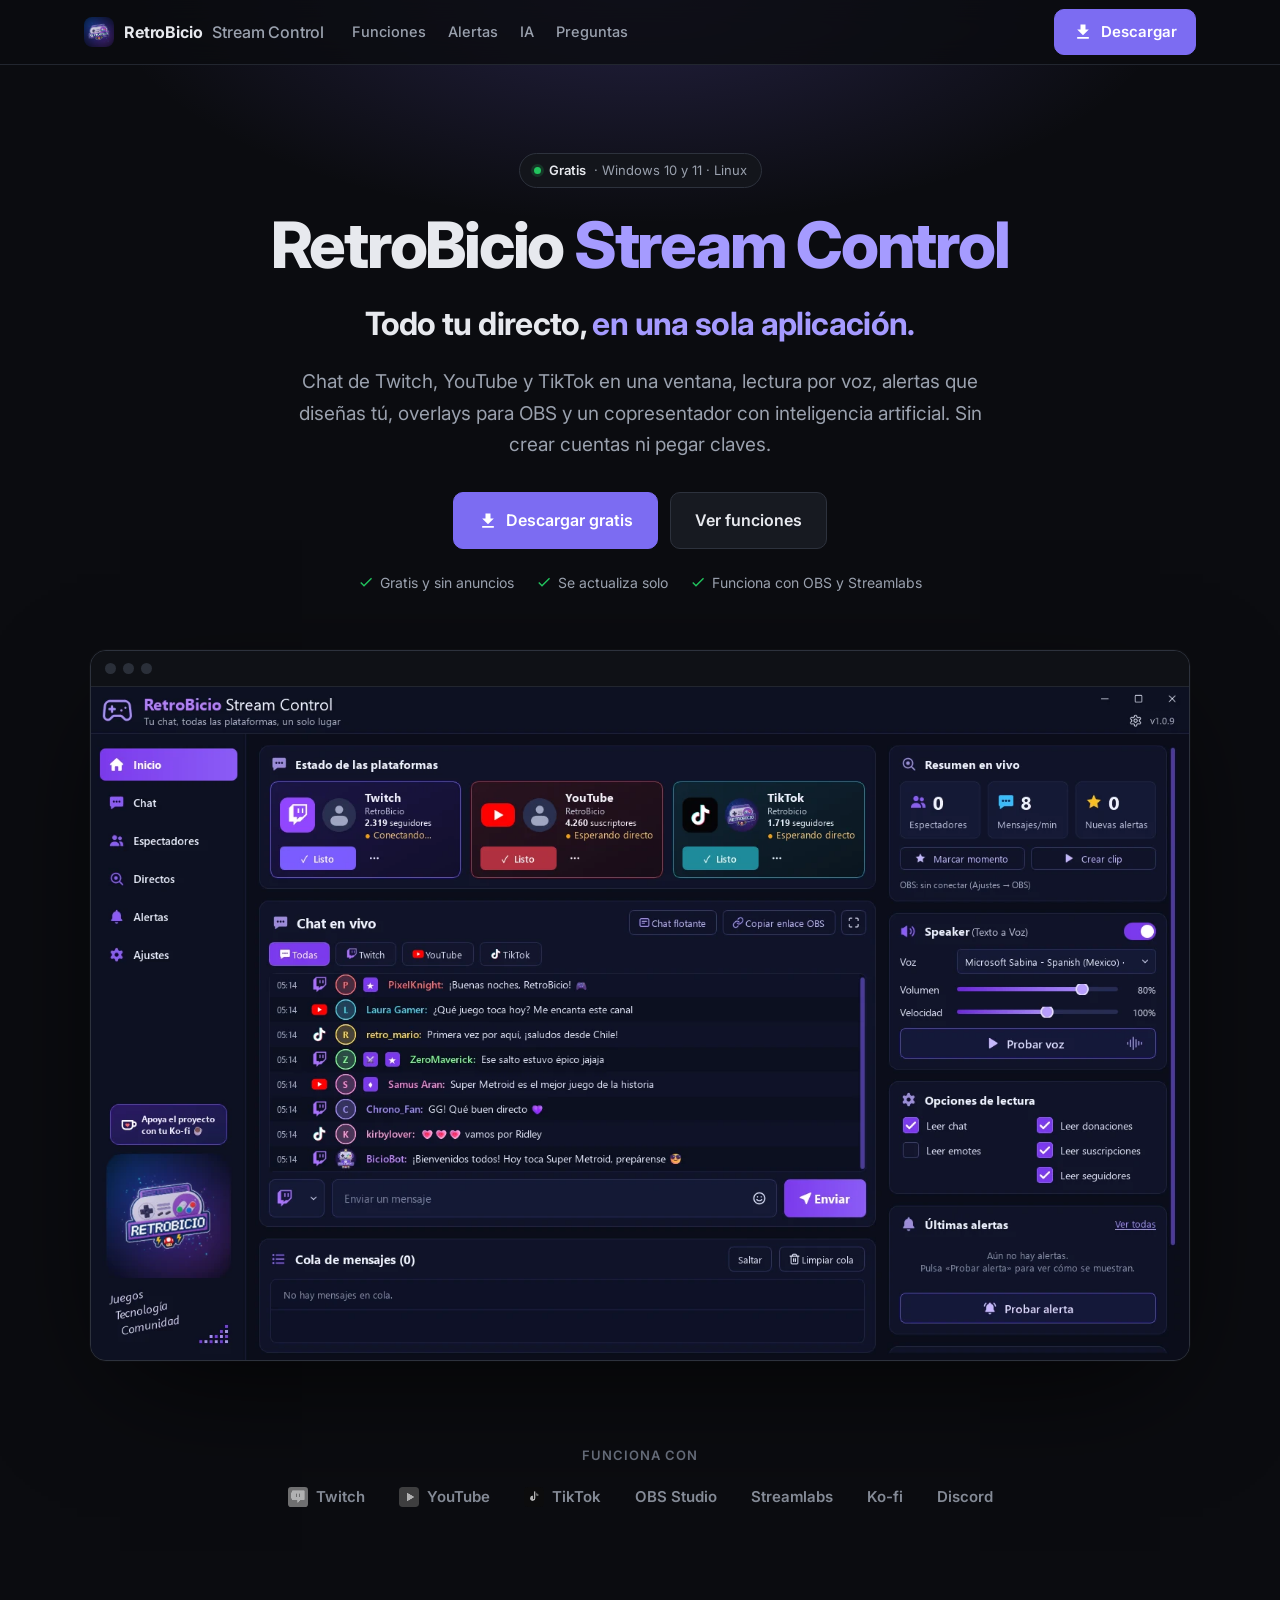
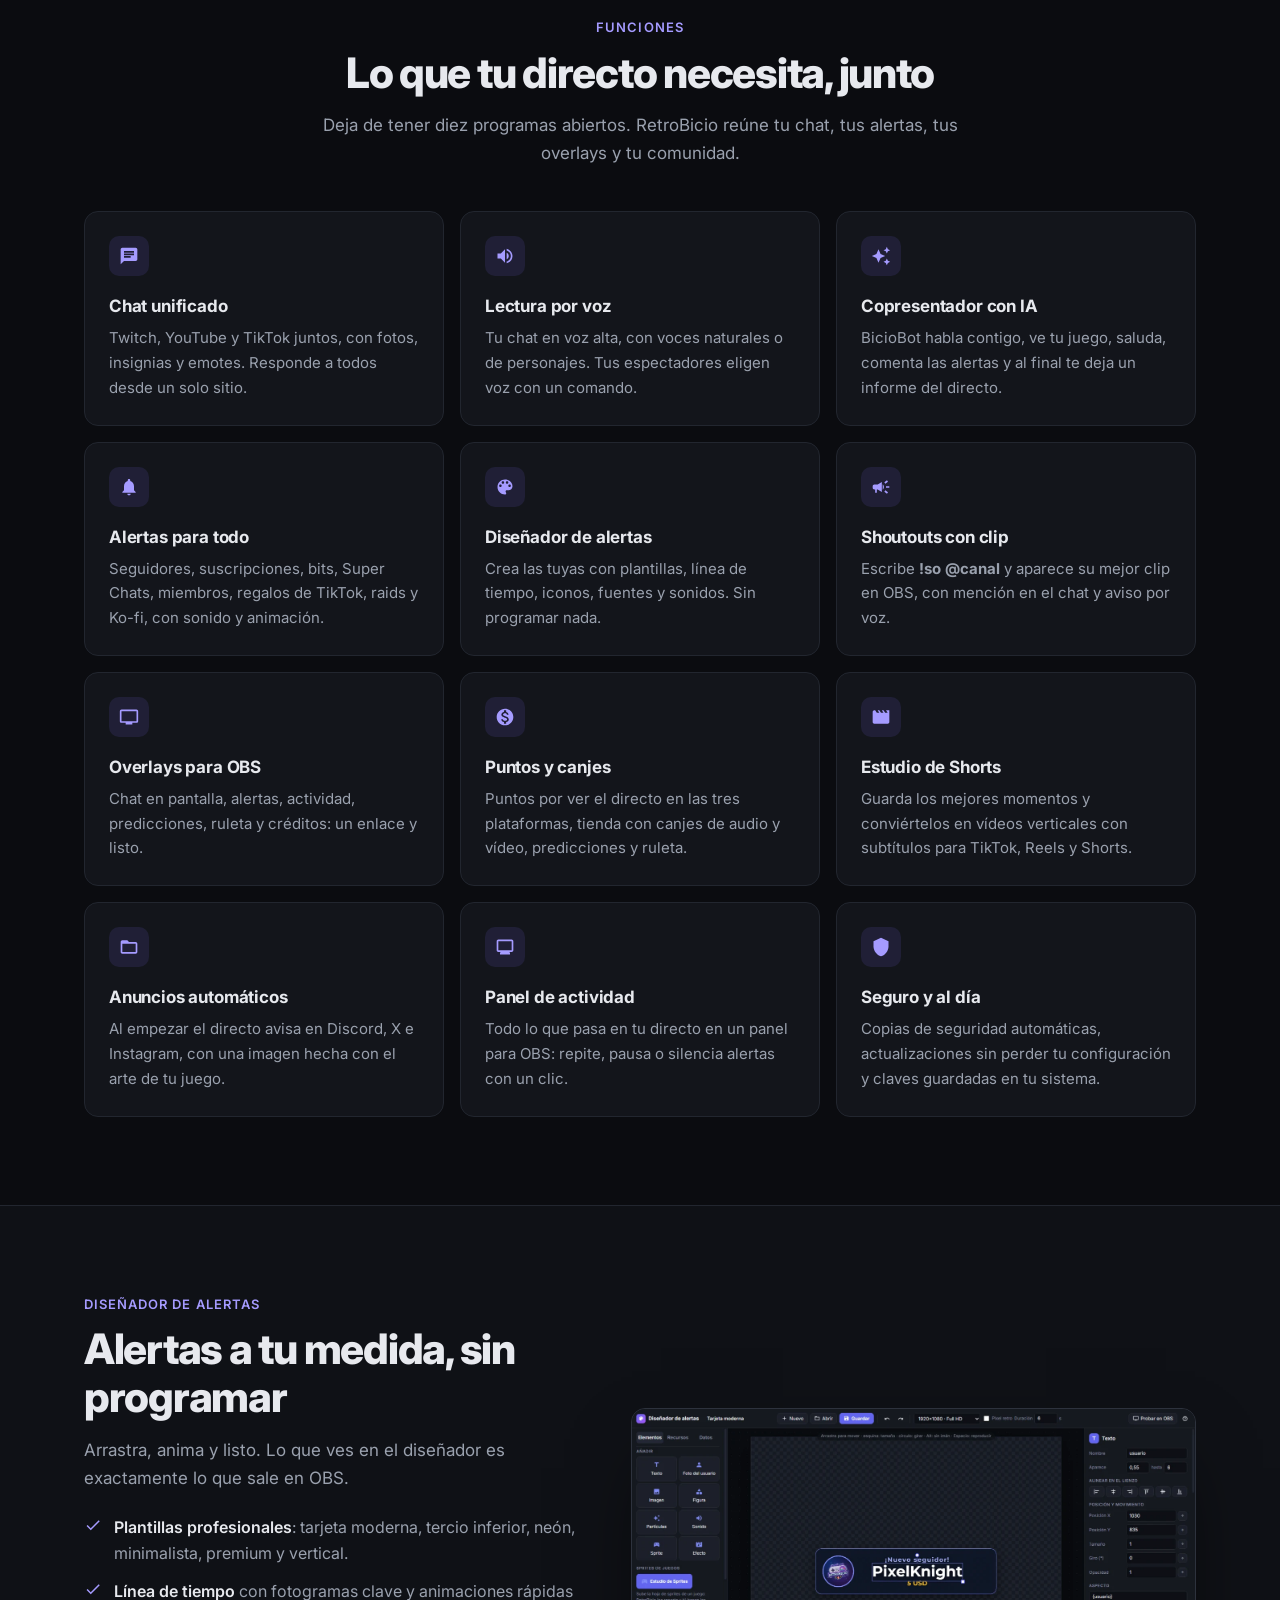
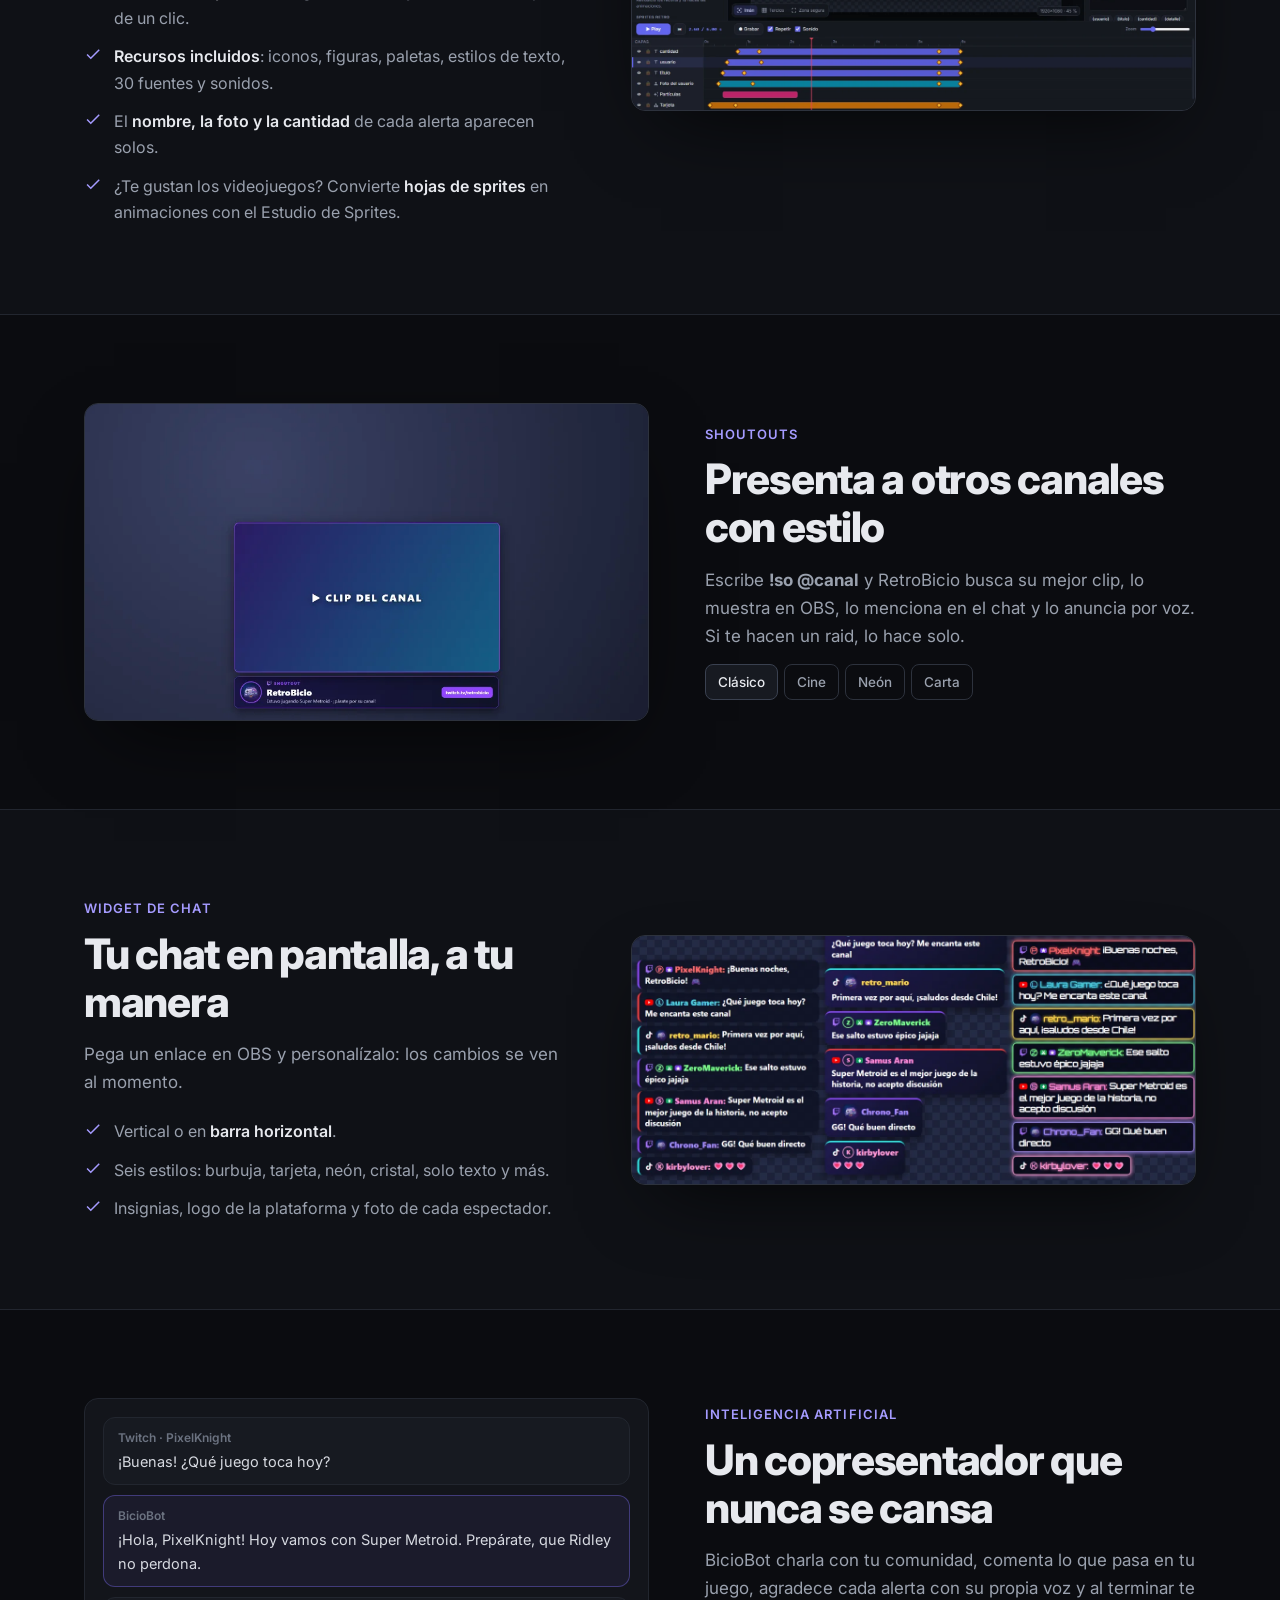
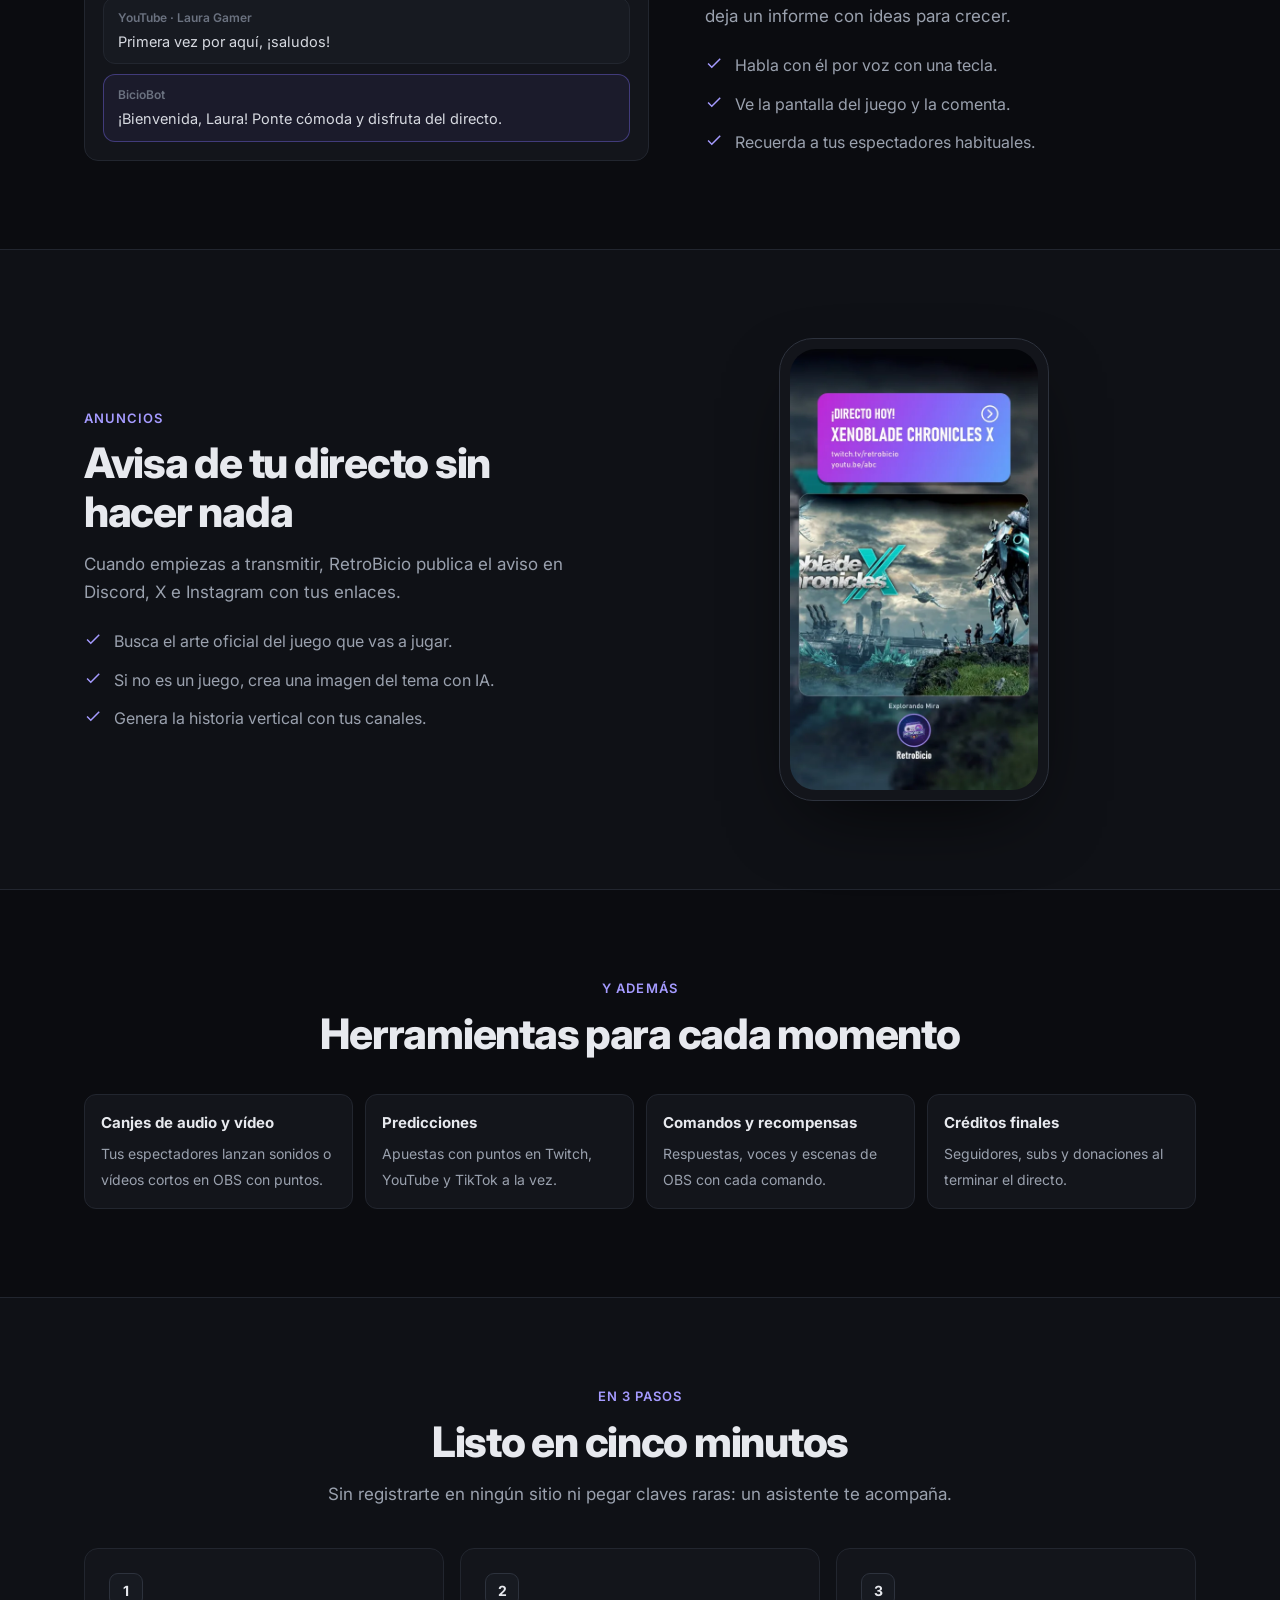
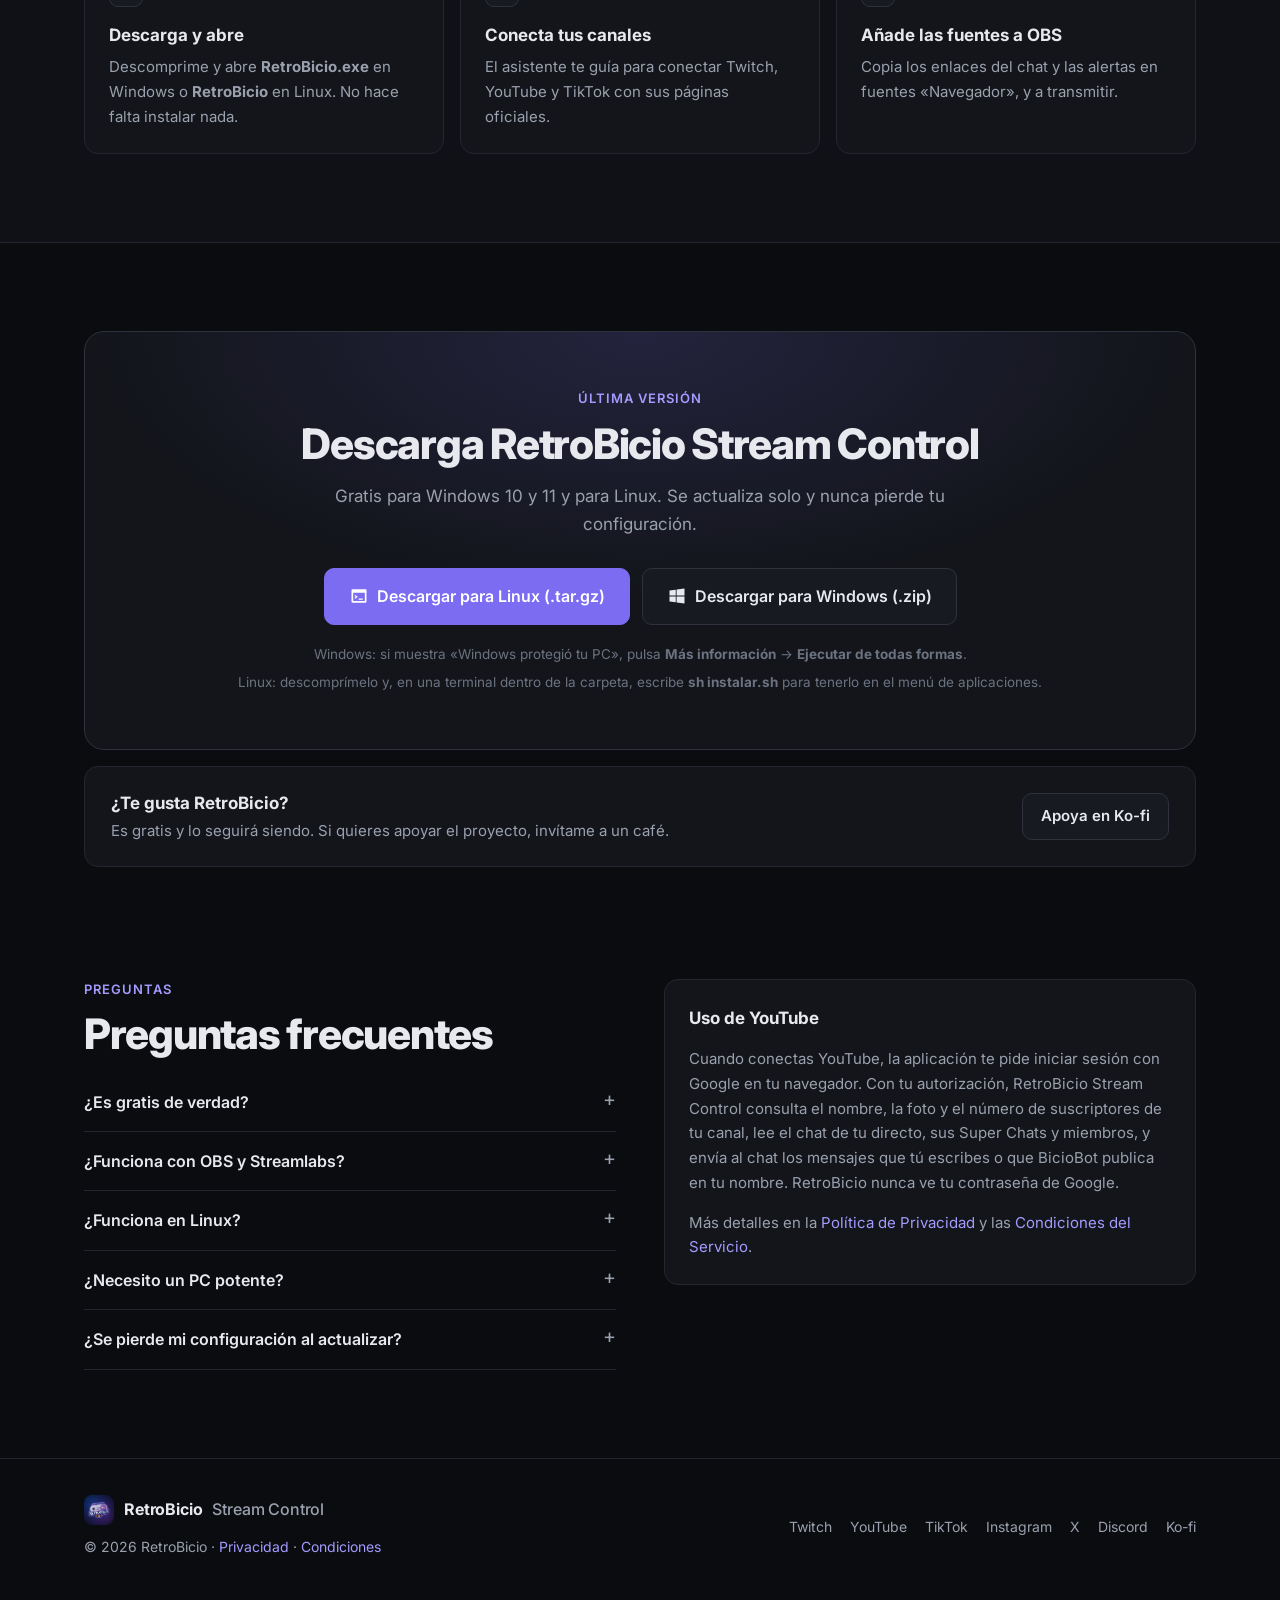
<file: index.html>
<!doctype html>
<html lang="es">
<head>
<meta charset="utf-8">
<meta name="viewport" content="width=device-width, initial-scale=1">
<meta name="google-site-verification" content="obw4HaK4PKOA8Q7ozUeAwvI2KsWQzbqhUxFps67ScB8" />
<meta name="google-site-verification" content="pBb3CnLJyHaxutBowIVTnH_Ub_lOhe0cCq5D6iKoY8w" />
<title>RetroBicio Stream Control — todo tu directo en una sola aplicación</title>
<meta name="description" content="Aplicación gratuita para Windows y Linux: chat de Twitch, YouTube y TikTok unificado, lectura por voz, alertas personalizables, overlays para OBS y un copresentador con inteligencia artificial.">
<link rel="canonical" href="https://retrobicio.co/">
<link rel="icon" href="img/favicon.png">
<meta property="og:type" content="website">
<meta property="og:title" content="RetroBicio Stream Control">
<meta property="og:description" content="Chat unificado de Twitch, YouTube y TikTok, alertas personalizables, overlays para OBS y un copresentador con IA. Gratis para Windows y Linux.">
<meta property="og:image" content="https://retrobicio.co/img/retrobicio-app.webp">
<meta property="og:url" content="https://retrobicio.co/">
<meta name="theme-color" content="#0b0c10">
<link rel="preconnect" href="https://fonts.googleapis.com"><link rel="preconnect" href="https://fonts.gstatic.com" crossorigin>
<link rel="stylesheet" href="https://fonts.googleapis.com/css2?family=Inter:wght@400;500;600;700;800&display=swap">
<style>
  :root { --bg:#0b0c10; --bg2:#0f1116; --card:#13151b; --card2:#171a21; --line:#22262f; --line2:#2d323d; --text:#e7e9ee; --dim:#9aa1ae; --dim2:#6b7280;
          --acc:#7c6cf2; --acc2:#a59bff; --ok:#22c55e; --r:14px; }
  * { box-sizing:border-box; }
  html { scroll-behavior:smooth; }
  body { margin:0; background:var(--bg); color:var(--text); font:16px/1.65 "Inter", "Segoe UI", system-ui, -apple-system, Roboto, Arial, sans-serif;
         -webkit-font-smoothing:antialiased; overflow-x:hidden; }
  a { color:var(--acc2); text-decoration:none; } a:hover { text-decoration:underline; }
  img { max-width:100%; height:auto; display:block; }
  svg.i { width:20px; height:20px; fill:currentColor; flex:none; }
  .wrap { max-width:1160px; margin:0 auto; padding:0 24px; }
  /* header */
  header { position:sticky; top:0; z-index:20; background:rgba(11,12,16,.8); backdrop-filter:blur(12px); -webkit-backdrop-filter:blur(12px); border-bottom:1px solid var(--line); }
  header .wrap { display:flex; align-items:center; gap:28px; height:64px; }
  .brand { display:flex; align-items:center; gap:10px; color:var(--text); font-weight:700; font-size:16px; letter-spacing:-.01em; }
  .brand:hover { text-decoration:none; }
  .brand img { width:30px; height:30px; border-radius:8px; }
  .brand span { color:var(--dim); font-weight:500; }
  nav { display:flex; gap:22px; flex:1; }
  nav a { color:var(--dim); font-size:14.5px; font-weight:500; } nav a:hover { color:var(--text); text-decoration:none; }
  .btn { display:inline-flex; align-items:center; gap:8px; border-radius:10px; padding:10px 18px; font-weight:600; font-size:15px; border:1px solid var(--line2);
         color:var(--text); background:var(--card2); transition:background .15s, border-color .15s, transform .15s; }
  .btn:hover { text-decoration:none; border-color:#3a4150; background:#1c2029; }
  .btn.pri { background:var(--acc); border-color:var(--acc); color:#fff; }
  .btn.pri:hover { background:#6d5de6; }
  .btn.lg { padding:14px 24px; font-size:16px; }
  /* hero */
  .hero { position:relative; padding:88px 0 40px; text-align:center; }
  .hero::before { content:""; position:absolute; inset:-80px 0 auto; height:620px; z-index:-1;
                  background:radial-gradient(60% 55% at 50% 0%, rgba(124,108,242,.22), transparent 70%); }
  .pill { display:inline-flex; align-items:center; gap:8px; border:1px solid var(--line2); background:var(--card); border-radius:999px; padding:6px 14px;
          font-size:13px; color:var(--dim); }
  .pill b { color:var(--text); font-weight:600; }
  .pill .dot { width:7px; height:7px; border-radius:50%; background:var(--ok); box-shadow:0 0 0 3px rgba(34,197,94,.18); }
  h1 { font-size:clamp(36px, 5.6vw, 64px); line-height:1.08; letter-spacing:-.035em; font-weight:800; margin:22px auto 18px; max-width:880px; }
  h1 em { font-style:normal; color:var(--acc2); }
  .tagline { font-size:clamp(22px, 3vw, 32px); font-weight:700; letter-spacing:-.02em; margin:0 auto 16px; max-width:760px; }
  .tagline em { font-style:normal; color:var(--acc2); }
  .lead { font-size:clamp(17px, 2vw, 19px); color:var(--dim); max-width:720px; margin:0 auto 32px; }
  .cta { display:flex; gap:12px; justify-content:center; flex-wrap:wrap; }
  .facts { display:flex; gap:22px; justify-content:center; flex-wrap:wrap; margin-top:22px; color:var(--dim); font-size:14px; }
  .facts span { display:inline-flex; align-items:center; gap:6px; } .facts svg.i { width:16px; height:16px; color:var(--ok); }
  .shot { margin:56px auto 0; max-width:1100px; border-radius:16px; border:1px solid var(--line2); overflow:hidden; background:var(--card);
          box-shadow:0 40px 120px -30px rgba(0,0,0,.8), 0 0 0 1px rgba(255,255,255,.02); }
  .shot .bar { display:flex; gap:7px; padding:12px 14px; border-bottom:1px solid var(--line); background:var(--bg2); }
  .shot .bar i { width:11px; height:11px; border-radius:50%; background:#2a2f39; }
  /* logos */
  .logos { padding:44px 0 20px; text-align:center; }
  .logos p { color:var(--dim2); font-size:13px; letter-spacing:.08em; text-transform:uppercase; margin:0 0 18px; font-weight:600; }
  .logos .row { display:flex; gap:34px; justify-content:center; flex-wrap:wrap; align-items:center; color:var(--dim); font-weight:600; font-size:15px; }
  .logos .row span { display:inline-flex; align-items:center; gap:8px; opacity:.85; }
  .logos img { width:20px; height:20px; filter:grayscale(1) brightness(1.6); opacity:.8; }
  /* sections */
  section { padding:88px 0; }
  .kicker { color:var(--acc2); font-size:13px; font-weight:600; letter-spacing:.08em; text-transform:uppercase; margin-bottom:10px; }
  h2 { font-size:clamp(28px, 3.6vw, 42px); line-height:1.15; letter-spacing:-.03em; font-weight:800; margin:0 0 14px; }
  .sub { color:var(--dim); font-size:17px; max-width:640px; margin:0; }
  .center { text-align:center; } .center .sub { margin:0 auto; }
  .grid { display:grid; grid-template-columns:repeat(3, 1fr); gap:16px; margin-top:44px; }
  .feat { background:var(--card); border:1px solid var(--line); border-radius:var(--r); padding:24px; transition:border-color .2s, transform .2s; }
  .feat:hover { border-color:var(--line2); transform:translateY(-2px); }
  .feat .ic { width:40px; height:40px; border-radius:10px; display:grid; place-items:center; background:rgba(124,108,242,.12); color:var(--acc2); margin-bottom:16px; }
  .feat h3 { font-size:17px; margin:0 0 6px; letter-spacing:-.01em; }
  .feat p { color:var(--dim); margin:0; font-size:15px; }
  .split { display:grid; grid-template-columns:1fr 1.15fr; gap:56px; align-items:center; }
  .split.rev { grid-template-columns:1.15fr 1fr; } .split.rev > :first-child { order:2; }
  .list { list-style:none; padding:0; margin:22px 0 0; display:grid; gap:12px; }
  .list li { display:flex; gap:12px; color:var(--dim); }
  .list li svg.i { color:var(--acc2); margin-top:2px; width:18px; height:18px; }
  .list b { color:var(--text); font-weight:600; }
  .frame { border-radius:14px; border:1px solid var(--line2); overflow:hidden; background:var(--card); box-shadow:0 30px 80px -30px rgba(0,0,0,.8); }
  .tabs { display:flex; gap:6px; flex-wrap:wrap; margin-top:14px; }
  .tabs button { font:inherit; font-size:13.5px; font-weight:500; color:var(--dim); background:transparent; border:1px solid var(--line2); border-radius:8px; padding:6px 12px; cursor:pointer; }
  .tabs button.on { color:var(--text); background:var(--card2); border-color:#3a4150; }
  .fade { transition:opacity .25s; }
  .alt { background:var(--bg2); border-top:1px solid var(--line); border-bottom:1px solid var(--line); }
  .phone { width:270px; margin:0 auto; border-radius:34px; border:1px solid var(--line2); padding:10px; background:var(--card); box-shadow:0 30px 80px -30px rgba(0,0,0,.8); }
  .phone img { width:100%; height:auto; aspect-ratio:9 / 16; object-fit:cover; border-radius:26px; }       /* a phone: always 9:16 */
  .chat { background:var(--card); border:1px solid var(--line); border-radius:var(--r); padding:18px; display:grid; gap:10px; }
  .msg { background:var(--card2); border:1px solid var(--line); border-radius:12px; padding:10px 14px; font-size:14.5px; color:#d6d9e0; }
  .msg small { display:block; color:var(--dim2); font-size:12px; margin-bottom:2px; font-weight:600; }
  .msg.bot { border-color:rgba(124,108,242,.4); background:rgba(124,108,242,.08); }
  .more { display:grid; grid-template-columns:repeat(4, 1fr); gap:12px; margin-top:36px; }
  .more div { border:1px solid var(--line); border-radius:12px; padding:16px; background:var(--card); }
  .more b { display:block; font-size:15px; margin-bottom:4px; } .more span { color:var(--dim); font-size:14px; }
  .steps { display:grid; grid-template-columns:repeat(3, 1fr); gap:16px; margin-top:40px; counter-reset:s; }
  .step { border:1px solid var(--line); border-radius:var(--r); padding:24px; background:var(--card); counter-increment:s; }
  .step::before { content:counter(s); display:grid; place-items:center; width:32px; height:32px; border-radius:9px; background:var(--card2);
                  border:1px solid var(--line2); font-weight:700; font-size:14px; margin-bottom:14px; }
  .step h3 { margin:0 0 6px; font-size:17px; } .step p { margin:0; color:var(--dim); font-size:15px; }
  .dl { text-align:center; border:1px solid var(--line2); border-radius:20px; padding:56px 24px; background:radial-gradient(70% 90% at 50% 0%, rgba(124,108,242,.16), transparent 70%), var(--card); }
  .dl .note { color:var(--dim2); font-size:13.5px; margin:18px 0 0; }
  .kofi { display:flex; align-items:center; gap:20px; border:1px solid var(--line); border-radius:var(--r); padding:22px 26px; margin-top:16px; background:var(--card); }
  .kofi h3 { margin:0 0 2px; font-size:17px; } .kofi p { margin:0; color:var(--dim); font-size:15px; } .kofi div { flex:1; }
  .faq { display:grid; grid-template-columns:1fr 1fr; gap:48px; }
  details { border-bottom:1px solid var(--line); padding:16px 0; }
  summary { cursor:pointer; font-weight:600; list-style:none; display:flex; justify-content:space-between; gap:12px; }
  summary::after { content:"+"; color:var(--dim); font-weight:400; font-size:20px; line-height:1; } details[open] summary::after { content:"−"; }
  details p { color:var(--dim); margin:10px 0 0; font-size:15px; }
  .card { background:var(--card); border:1px solid var(--line); border-radius:var(--r); padding:24px; }
  .card h3 { margin:0 0 8px; font-size:17px; } .card p { color:var(--dim); font-size:15px; }
  footer { border-top:1px solid var(--line); padding:36px 0 48px; color:var(--dim); font-size:14px; }
  footer .wrap { display:flex; justify-content:space-between; gap:24px; flex-wrap:wrap; align-items:center; }
  footer .links { display:flex; gap:18px; flex-wrap:wrap; } footer .links a { color:var(--dim); } footer .links a:hover { color:var(--text); }
  .reveal { opacity:0; transform:translateY(14px); transition:opacity .6s ease, transform .6s ease; } .reveal.in { opacity:1; transform:none; }
  @media (max-width:900px) {
    nav { display:none; } .grid, .steps { grid-template-columns:1fr 1fr; } .more { grid-template-columns:1fr 1fr; }
    .split, .split.rev, .faq { grid-template-columns:1fr; gap:36px; } .split.rev > :first-child { order:0; }
  }
  @media (max-width:560px) { header .brand { white-space:nowrap; font-size:14px; gap:8px; } header .brand img { width:28px; height:28px; } header .btn.pri { padding:9px 11px; font-size:0; gap:0; } header .btn.pri svg { width:20px; height:20px; margin:0; } .grid, .steps, .more { grid-template-columns:1fr; } section { padding:64px 0; } .hero { padding-top:56px; } .kofi { flex-direction:column; text-align:center; } }
</style>
</head>
<body>

<header><div class="wrap">
  <a class="brand" href="#"><img src="img/logo.webp" alt="RetroBicio Stream Control">RetroBicio <span>Stream Control</span></a>
  <nav><a href="#funciones">Funciones</a><a href="#alertas">Alertas</a><a href="#ia">IA</a><a href="#preguntas">Preguntas</a></nav>
  <a class="btn pri" href="#descargar" aria-label="Descargar"><svg class="i" viewBox="0 0 24 24"><path d="M19 9h-4V3H9v6H5l7 7 7-7zM5 18v2h14v-2H5z"/></svg>Descargar</a>
</div></header>

<div class="hero"><div class="wrap">
  <span class="pill"><i class="dot"></i><b id="ver">Gratis</b> · Windows 10 y 11 · Linux</span>
  <h1>RetroBicio <em>Stream Control</em></h1>
  <p class="tagline">Todo tu directo, <em>en una sola aplicación.</em></p>
  <p class="lead">Chat de Twitch, YouTube y TikTok en una ventana, lectura por voz, alertas que diseñas tú, overlays para OBS y un copresentador con inteligencia artificial. Sin crear cuentas ni pegar claves.</p>
  <div class="cta">
    <a class="btn pri lg" href="#descargar"><svg class="i" viewBox="0 0 24 24"><path d="M19 9h-4V3H9v6H5l7 7 7-7zM5 18v2h14v-2H5z"/></svg>Descargar gratis</a>
    <a class="btn lg" href="#funciones">Ver funciones</a>
  </div>
  <div class="facts">
    <span><svg class="i" viewBox="0 0 24 24"><path d="M9 16.17L4.83 12l-1.42 1.41L9 19 21 7l-1.41-1.41z"/></svg>Gratis y sin anuncios</span>
    <span><svg class="i" viewBox="0 0 24 24"><path d="M9 16.17L4.83 12l-1.42 1.41L9 19 21 7l-1.41-1.41z"/></svg>Se actualiza solo</span>
    <span><svg class="i" viewBox="0 0 24 24"><path d="M9 16.17L4.83 12l-1.42 1.41L9 19 21 7l-1.41-1.41z"/></svg>Funciona con OBS y Streamlabs</span>
  </div>
  <div class="shot reveal"><div class="bar"><i></i><i></i><i></i></div>
    <img src="img/retrobicio-app.webp" alt="RetroBicio Stream Control: estado de Twitch, YouTube y TikTok, chat unificado y lectura por voz" width="1500" height="920"></div>
</div></div>

<div class="logos"><div class="wrap">
  <p>Funciona con</p>
  <div class="row"><span><img src="img/twitch.svg" alt="">Twitch</span><span><img src="img/youtube.svg" alt="">YouTube</span><span><img src="img/tiktok.svg" alt="">TikTok</span>
    <span>OBS Studio</span><span>Streamlabs</span><span>Ko-fi</span><span>Discord</span></div>
</div></div>

<section id="funciones"><div class="wrap">
  <div class="center"><div class="kicker">Funciones</div><h2>Lo que tu directo necesita, junto</h2>
    <p class="sub">Deja de tener diez programas abiertos. RetroBicio reúne tu chat, tus alertas, tus overlays y tu comunidad.</p></div>
  <div class="grid">
    <div class="feat reveal"><div class="ic"><svg class="i" viewBox="0 0 24 24"><path d="M20 2H4c-1.1 0-1.99.9-1.99 2L2 22l4-4h14c1.1 0 2-.9 2-2V4c0-1.1-.9-2-2-2zM6 9h12v2H6V9zm8 5H6v-2h8v2zm4-6H6V6h12v2z"/></svg></div>
      <h3>Chat unificado</h3><p>Twitch, YouTube y TikTok juntos, con fotos, insignias y emotes. Responde a todos desde un solo sitio.</p></div>
    <div class="feat reveal"><div class="ic"><svg class="i" viewBox="0 0 24 24"><path d="M3 9v6h4l5 5V4L7 9H3zm13.5 3c0-1.77-1.02-3.29-2.5-4.03v8.05c1.48-.73 2.5-2.25 2.5-4.02zM14 3.23v2.06c2.89.86 5 3.54 5 6.71s-2.11 5.85-5 6.71v2.06c4.01-.91 7-4.49 7-8.77s-2.99-7.86-7-8.77z"/></svg></div>
      <h3>Lectura por voz</h3><p>Tu chat en voz alta, con voces naturales o de personajes. Tus espectadores eligen voz con un comando.</p></div>
    <div class="feat reveal"><div class="ic"><svg class="i" viewBox="0 0 24 24"><path d="M19 9l1.25-2.75L23 5l-2.75-1.25L19 1l-1.25 2.75L15 5l2.75 1.25L19 9zm-7.5.5L9 4 6.5 9.5 1 12l5.5 2.5L9 20l2.5-5.5L17 12l-5.5-2.5zM19 15l-1.25 2.75L15 19l2.75 1.25L19 23l1.25-2.75L23 19l-2.75-1.25L19 15z"/></svg></div>
      <h3>Copresentador con IA</h3><p>BicioBot habla contigo, ve tu juego, saluda, comenta las alertas y al final te deja un informe del directo.</p></div>
    <div class="feat reveal"><div class="ic"><svg class="i" viewBox="0 0 24 24"><path d="M12 22c1.1 0 2-.9 2-2h-4c0 1.1.89 2 2 2zm6-6v-5c0-3.07-1.64-5.64-4.5-6.32V4c0-.83-.67-1.5-1.5-1.5s-1.5.67-1.5 1.5v.68C7.63 5.36 6 7.92 6 11v5l-2 2v1h16v-1l-2-2z"/></svg></div>
      <h3>Alertas para todo</h3><p>Seguidores, suscripciones, bits, Super Chats, miembros, regalos de TikTok, raids y Ko-fi, con sonido y animación.</p></div>
    <div class="feat reveal"><div class="ic"><svg class="i" viewBox="0 0 24 24"><path d="M12 3c-4.97 0-9 4.03-9 9s4.03 9 9 9c.83 0 1.5-.67 1.5-1.5 0-.39-.15-.74-.39-1.01-.23-.26-.38-.61-.38-.99 0-.83.67-1.5 1.5-1.5H16c2.76 0 5-2.24 5-5 0-4.42-4.03-8-9-8zm-5.5 9c-.83 0-1.5-.67-1.5-1.5S5.67 9 6.5 9 8 9.67 8 10.5 7.33 12 6.5 12zm3-4C8.67 8 8 7.33 8 6.5S8.67 5 9.5 5s1.5.67 1.5 1.5S10.33 8 9.5 8zm5 0c-.83 0-1.5-.67-1.5-1.5S13.67 5 14.5 5s1.5.67 1.5 1.5S15.33 8 14.5 8zm3 4c-.83 0-1.5-.67-1.5-1.5S16.67 9 17.5 9s1.5.67 1.5 1.5-.67 1.5-1.5 1.5z"/></svg></div>
      <h3>Diseñador de alertas</h3><p>Crea las tuyas con plantillas, línea de tiempo, iconos, fuentes y sonidos. Sin programar nada.</p></div>
    <div class="feat reveal"><div class="ic"><svg class="i" viewBox="0 0 24 24"><path d="M18 11v2h4v-2h-4zm-2 6.61c.96.71 2.21 1.65 3.2 2.39.4-.53.8-1.07 1.2-1.6-.99-.74-2.24-1.68-3.2-2.4-.4.54-.8 1.08-1.2 1.61zM20.4 5.6c-.4-.53-.8-1.07-1.2-1.6-.99.74-2.24 1.68-3.2 2.4.4.53.8 1.07 1.2 1.6.96-.72 2.21-1.65 3.2-2.4zM4 9c-1.1 0-2 .9-2 2v2c0 1.1.9 2 2 2h1v4h2v-4h1l5 3V6L8 9H4zm11.5 3c0-1.33-.58-2.53-1.5-3.35v6.69c.92-.81 1.5-2.01 1.5-3.34z"/></svg></div>
      <h3>Shoutouts con clip</h3><p>Escribe <b>!so @canal</b> y aparece su mejor clip en OBS, con mención en el chat y aviso por voz.</p></div>
    <div class="feat reveal"><div class="ic"><svg class="i" viewBox="0 0 24 24"><path d="M21 3H3c-1.1 0-2 .9-2 2v12c0 1.1.9 2 2 2h5v2h8v-2h5c1.1 0 1.99-.9 1.99-2L23 5c0-1.1-.9-2-2-2zm0 14H3V5h18v12z"/></svg></div>
      <h3>Overlays para OBS</h3><p>Chat en pantalla, alertas, actividad, predicciones, ruleta y créditos: un enlace y listo.</p></div>
    <div class="feat reveal"><div class="ic"><svg class="i" viewBox="0 0 24 24"><path d="M12 2C6.48 2 2 6.48 2 12s4.48 10 10 10 10-4.48 10-10S17.52 2 12 2zm1.41 16.09V20h-2.67v-1.93c-1.71-.36-3.16-1.46-3.27-3.4h1.96c.1 1.05.82 1.87 2.65 1.87 1.96 0 2.4-.98 2.4-1.59 0-.83-.44-1.61-2.67-2.14-2.48-.6-4.18-1.62-4.18-3.67 0-1.72 1.39-2.84 3.11-3.21V4h2.67v1.95c1.86.45 2.79 1.86 2.85 3.39H14.3c-.05-1.11-.64-1.87-2.22-1.87-1.5 0-2.4.68-2.4 1.64 0 .84.65 1.39 2.67 1.91s4.18 1.39 4.18 3.91c-.01 1.83-1.38 2.83-3.12 3.16z"/></svg></div>
      <h3>Puntos y canjes</h3><p>Puntos por ver el directo en las tres plataformas, tienda con canjes de audio y vídeo, predicciones y ruleta.</p></div>
    <div class="feat reveal"><div class="ic"><svg class="i" viewBox="0 0 24 24"><path d="M18 4l2 3h-3l-2-3h-2l2 3h-3l-2-3H8l2 3H7L5 4H4c-1.1 0-1.99.9-1.99 2L2 18c0 1.1.9 2 2 2h16c1.1 0 2-.9 2-2V4h-4z"/></svg></div>
      <h3>Estudio de Shorts</h3><p>Guarda los mejores momentos y conviértelos en vídeos verticales con subtítulos para TikTok, Reels y Shorts.</p></div>
    <div class="feat reveal"><div class="ic"><svg class="i" viewBox="0 0 24 24"><path d="M20 6h-8l-2-2H4c-1.1 0-1.99.9-1.99 2L2 18c0 1.1.9 2 2 2h16c1.1 0 2-.9 2-2V8c0-1.1-.9-2-2-2zm0 12H4V8h16v10z"/></svg></div>
      <h3>Anuncios automáticos</h3><p>Al empezar el directo avisa en Discord, X e Instagram, con una imagen hecha con el arte de tu juego.</p></div>
    <div class="feat reveal"><div class="ic"><svg class="i" viewBox="0 0 24 24"><path d="M20 3H4c-1.1 0-2 .9-2 2v11c0 1.1.9 2 2 2h3l-1 1v2h12v-2l-1-1h3c1.1 0 2-.9 2-2V5c0-1.1-.9-2-2-2zm0 13H4V5h16v11z"/></svg></div>
      <h3>Panel de actividad</h3><p>Todo lo que pasa en tu directo en un panel para OBS: repite, pausa o silencia alertas con un clic.</p></div>
    <div class="feat reveal"><div class="ic"><svg class="i" viewBox="0 0 24 24"><path d="M12 1L3 5v6c0 5.55 3.84 10.74 9 12 5.16-1.26 9-6.45 9-12V5l-9-4z"/></svg></div>
      <h3>Seguro y al día</h3><p>Copias de seguridad automáticas, actualizaciones sin perder tu configuración y claves guardadas en tu sistema.</p></div>
  </div>
</div></section>

<section id="alertas" class="alt"><div class="wrap split">
  <div class="reveal">
    <div class="kicker">Diseñador de alertas</div>
    <h2>Alertas a tu medida, sin programar</h2>
    <p class="sub">Arrastra, anima y listo. Lo que ves en el diseñador es exactamente lo que sale en OBS.</p>
    <ul class="list">
      <li><svg class="i" viewBox="0 0 24 24"><path d="M9 16.17L4.83 12l-1.42 1.41L9 19 21 7l-1.41-1.41z"/></svg><span><b>Plantillas profesionales</b>: tarjeta moderna, tercio inferior, neón, minimalista, premium y vertical.</span></li>
      <li><svg class="i" viewBox="0 0 24 24"><path d="M9 16.17L4.83 12l-1.42 1.41L9 19 21 7l-1.41-1.41z"/></svg><span><b>Línea de tiempo</b> con fotogramas clave y animaciones rápidas de un clic.</span></li>
      <li><svg class="i" viewBox="0 0 24 24"><path d="M9 16.17L4.83 12l-1.42 1.41L9 19 21 7l-1.41-1.41z"/></svg><span><b>Recursos incluidos</b>: iconos, figuras, paletas, estilos de texto, 30 fuentes y sonidos.</span></li>
      <li><svg class="i" viewBox="0 0 24 24"><path d="M9 16.17L4.83 12l-1.42 1.41L9 19 21 7l-1.41-1.41z"/></svg><span>El <b>nombre, la foto y la cantidad</b> de cada alerta aparecen solos.</span></li>
      <li><svg class="i" viewBox="0 0 24 24"><path d="M9 16.17L4.83 12l-1.42 1.41L9 19 21 7l-1.41-1.41z"/></svg><span>¿Te gustan los videojuegos? Convierte <b>hojas de sprites</b> en animaciones con el Estudio de Sprites.</span></li>
    </ul>
  </div>
  <div class="reveal"><div class="frame"><img src="img/disenador-pro.webp" alt="Diseñador de alertas con plantillas, capas y línea de tiempo" width="1400" height="747" loading="lazy"></div></div>
</div></section>

<section><div class="wrap split rev">
  <div class="reveal">
    <div class="kicker">Shoutouts</div>
    <h2>Presenta a otros canales con estilo</h2>
    <p class="sub">Escribe <b>!so @canal</b> y RetroBicio busca su mejor clip, lo muestra en OBS, lo menciona en el chat y lo anuncia por voz. Si te hacen un raid, lo hace solo.</p>
    <div class="tabs" id="stabs"><button class="on" data-img="img/shoutout-classic.webp">Clásico</button><button data-img="img/shoutout-cine.webp">Cine</button>
      <button data-img="img/shoutout-neon.webp">Neón</button><button data-img="img/shoutout-carta.webp">Carta</button></div>
  </div>
  <div class="reveal"><div class="frame"><img class="fade" id="simg" src="img/shoutout-classic.webp" alt="Tema de shoutout" width="960" height="540" loading="lazy"></div></div>
</div></section>

<section class="alt"><div class="wrap split">
  <div class="reveal">
    <div class="kicker">Widget de chat</div>
    <h2>Tu chat en pantalla, a tu manera</h2>
    <p class="sub">Pega un enlace en OBS y personalízalo: los cambios se ven al momento.</p>
    <ul class="list">
      <li><svg class="i" viewBox="0 0 24 24"><path d="M9 16.17L4.83 12l-1.42 1.41L9 19 21 7l-1.41-1.41z"/></svg><span>Vertical o en <b>barra horizontal</b>.</span></li>
      <li><svg class="i" viewBox="0 0 24 24"><path d="M9 16.17L4.83 12l-1.42 1.41L9 19 21 7l-1.41-1.41z"/></svg><span>Seis estilos: burbuja, tarjeta, neón, cristal, solo texto y más.</span></li>
      <li><svg class="i" viewBox="0 0 24 24"><path d="M9 16.17L4.83 12l-1.42 1.41L9 19 21 7l-1.41-1.41z"/></svg><span>Insignias, logo de la plataforma y foto de cada espectador.</span></li>
    </ul>
  </div>
  <div class="reveal"><div class="frame"><img src="img/chat-widget.webp" alt="Widget de chat en OBS" loading="lazy"></div></div>
</div></section>

<section id="ia"><div class="wrap split rev">
  <div class="reveal">
    <div class="kicker">Inteligencia artificial</div>
    <h2>Un copresentador que nunca se cansa</h2>
    <p class="sub">BicioBot charla con tu comunidad, comenta lo que pasa en tu juego, agradece cada alerta con su propia voz y al terminar te deja un informe con ideas para crecer.</p>
    <ul class="list">
      <li><svg class="i" viewBox="0 0 24 24"><path d="M9 16.17L4.83 12l-1.42 1.41L9 19 21 7l-1.41-1.41z"/></svg><span>Habla con él por voz con una tecla.</span></li>
      <li><svg class="i" viewBox="0 0 24 24"><path d="M9 16.17L4.83 12l-1.42 1.41L9 19 21 7l-1.41-1.41z"/></svg><span>Ve la pantalla del juego y la comenta.</span></li>
      <li><svg class="i" viewBox="0 0 24 24"><path d="M9 16.17L4.83 12l-1.42 1.41L9 19 21 7l-1.41-1.41z"/></svg><span>Recuerda a tus espectadores habituales.</span></li>
    </ul>
  </div>
  <div class="reveal chat">
    <div class="msg"><small>Twitch · PixelKnight</small>¡Buenas! ¿Qué juego toca hoy?</div>
    <div class="msg bot"><small>BicioBot</small>¡Hola, PixelKnight! Hoy vamos con Super Metroid. Prepárate, que Ridley no perdona.</div>
    <div class="msg"><small>YouTube · Laura Gamer</small>Primera vez por aquí, ¡saludos!</div>
    <div class="msg bot"><small>BicioBot</small>¡Bienvenida, Laura! Ponte cómoda y disfruta del directo.</div>
  </div>
</div></section>

<section class="alt"><div class="wrap split">
  <div class="reveal">
    <div class="kicker">Anuncios</div>
    <h2>Avisa de tu directo sin hacer nada</h2>
    <p class="sub">Cuando empiezas a transmitir, RetroBicio publica el aviso en Discord, X e Instagram con tus enlaces.</p>
    <ul class="list">
      <li><svg class="i" viewBox="0 0 24 24"><path d="M9 16.17L4.83 12l-1.42 1.41L9 19 21 7l-1.41-1.41z"/></svg><span>Busca el arte oficial del juego que vas a jugar.</span></li>
      <li><svg class="i" viewBox="0 0 24 24"><path d="M9 16.17L4.83 12l-1.42 1.41L9 19 21 7l-1.41-1.41z"/></svg><span>Si no es un juego, crea una imagen del tema con IA.</span></li>
      <li><svg class="i" viewBox="0 0 24 24"><path d="M9 16.17L4.83 12l-1.42 1.41L9 19 21 7l-1.41-1.41z"/></svg><span>Genera la historia vertical con tus canales.</span></li>
    </ul>
  </div>
  <div class="reveal"><div class="phone"><img class="fade" id="pimg" src="img/historia.webp" alt="Historia de Instagram creada por RetroBicio" width="540" height="960" loading="lazy"></div></div>
</div></section>

<section><div class="wrap">
  <div class="center"><div class="kicker">Y además</div><h2>Herramientas para cada momento</h2></div>
  <div class="more">
    <div class="reveal"><b>Canjes de audio y vídeo</b><span>Tus espectadores lanzan sonidos o vídeos cortos en OBS con puntos.</span></div>
    <div class="reveal"><b>Predicciones</b><span>Apuestas con puntos en Twitch, YouTube y TikTok a la vez.</span></div>
    <div class="reveal"><b>Comandos y recompensas</b><span>Respuestas, voces y escenas de OBS con cada comando.</span></div>
    <div class="reveal"><b>Créditos finales</b><span>Seguidores, subs y donaciones al terminar el directo.</span></div>
  </div>
</div></section>

<section class="alt"><div class="wrap">
  <div class="center"><div class="kicker">En 3 pasos</div><h2>Listo en cinco minutos</h2>
    <p class="sub">Sin registrarte en ningún sitio ni pegar claves raras: un asistente te acompaña.</p></div>
  <div class="steps">
    <div class="step reveal"><h3>Descarga y abre</h3><p>Descomprime y abre <b>RetroBicio.exe</b> en Windows o <b>RetroBicio</b> en Linux. No hace falta instalar nada.</p></div>
    <div class="step reveal"><h3>Conecta tus canales</h3><p>El asistente te guía para conectar Twitch, YouTube y TikTok con sus páginas oficiales.</p></div>
    <div class="step reveal"><h3>Añade las fuentes a OBS</h3><p>Copia los enlaces del chat y las alertas en fuentes «Navegador», y a transmitir.</p></div>
  </div>
</div></section>

<section id="descargar"><div class="wrap">
  <div class="dl reveal">
    <div class="kicker" id="ver2">Última versión</div>
    <h2>Descarga RetroBicio Stream Control</h2>
    <p class="sub" style="margin:0 auto 30px">Gratis para Windows 10 y 11 y para Linux. Se actualiza solo y nunca pierde tu configuración.</p>
    <div class="cta" id="dlbtns">
      <a class="btn pri lg" id="dl-win" href="https://github.com/vsalonsolar-gif/vsalonsolar-gif.github.io/releases/latest/download/RetroBicio.zip">
        <svg class="i" viewBox="0 0 24 24"><path d="M3 5.5l7.5-1.1v7.1H3zm8.5-1.2L21 3v8.5h-9.5zM3 12.5h7.5v7.1L3 18.5zm8.5 0H21V21l-9.5-1.3z"/></svg>Descargar para Windows (.zip)</a>
      <a class="btn lg" id="dl-linux" href="https://github.com/vsalonsolar-gif/vsalonsolar-gif.github.io/releases/latest/download/RetroBicio-linux.tar.gz">
        <svg class="i" viewBox="0 0 24 24"><path d="M4 4h16a1 1 0 0 1 1 1v14a1 1 0 0 1-1 1H4a1 1 0 0 1-1-1V5a1 1 0 0 1 1-1zm1 4v10h14V8zm2 2.4L10.6 13 7 15.6v-1.9L8.4 13 7 12.3zM11.5 15h5v1.5h-5z"/></svg><span>Descargar para Linux (.tar.gz)</span></a>
    </div>
    <p class="note" id="note-win">Windows: si muestra «Windows protegió tu PC», pulsa <b>Más información</b> → <b>Ejecutar de todas formas</b>.</p>
    <p class="note" id="note-linux" style="margin-top:6px">Linux: descomprímelo y, en una terminal dentro de la carpeta, escribe <b>sh instalar.sh</b> para tenerlo en el menú de aplicaciones.</p>
  </div>
  <div class="kofi reveal">
    <div><h3>¿Te gusta RetroBicio?</h3><p>Es gratis y lo seguirá siendo. Si quieres apoyar el proyecto, invítame a un café.</p></div>
    <a class="btn" href="https://ko-fi.com/retrobicio" target="_blank" rel="noopener">Apoya en Ko-fi</a>
  </div>
</div></section>

<section id="preguntas" style="padding-top:24px"><div class="wrap faq">
  <div>
    <div class="kicker">Preguntas</div>
    <h2>Preguntas frecuentes</h2>
    <details><summary>¿Es gratis de verdad?</summary><p>Sí. RetroBicio es gratuito y sin publicidad. Las voces, la IA y BicioBot funcionan con el servidor de RetroBicio sin que tengas que registrar nada.</p></details>
    <details><summary>¿Funciona con OBS y Streamlabs?</summary><p>Sí. El chat, las alertas, los shoutouts, la ruleta y los créditos son enlaces que se añaden como fuente «Navegador».</p></details>
    <details><summary>¿Funciona en Linux?</summary><p>Sí, desde la versión 1.3.8. Funciona igual que en Windows, con voces de Microsoft Neural en lugar de las voces de Windows. Para hablarle al copresentador por voz se usa la palabra «Bicio», porque la tecla rápida solo existe en Windows.</p></details>
    <details><summary>¿Necesito un PC potente?</summary><p>No. RetroBicio es ligero; lo más pesado (voces e IA) se hace en internet.</p></details>
    <details><summary>¿Se pierde mi configuración al actualizar?</summary><p>No. Las actualizaciones reemplazan solo el programa. Además, se hacen copias de seguridad automáticas cada día.</p></details>
  </div>
  <div class="card" style="align-self:start">
    <h3>Uso de YouTube</h3>
    <p>Cuando conectas YouTube, la aplicación te pide iniciar sesión con Google en tu navegador. Con tu autorización, RetroBicio Stream Control consulta el nombre, la foto y el número de suscriptores de tu canal, lee el chat de tu directo, sus Super Chats y miembros, y envía al chat los mensajes que tú escribes o que BicioBot publica en tu nombre. RetroBicio nunca ve tu contraseña de Google.</p>
    <p style="margin-bottom:0">Más detalles en la <a href="privacidad.html">Política de Privacidad</a> y las <a href="terminos.html">Condiciones del Servicio</a>.</p>
  </div>
</div></section>

<footer><div class="wrap">
  <div><a class="brand" href="#"><img src="img/logo.webp" alt="RetroBicio Stream Control">RetroBicio <span>Stream Control</span></a>
    <p style="margin:10px 0 0">© 2026 RetroBicio · <a href="privacidad.html">Privacidad</a> · <a href="terminos.html">Condiciones</a></p></div>
  <div class="links">
    <a href="https://www.twitch.tv/retrobicio" target="_blank" rel="noopener">Twitch</a><a href="https://www.youtube.com/@retrobicio" target="_blank" rel="noopener">YouTube</a>
    <a href="https://www.tiktok.com/@retrobicio" target="_blank" rel="noopener">TikTok</a><a href="https://www.instagram.com/retrobicio/" target="_blank" rel="noopener">Instagram</a>
    <a href="https://x.com/retrobicio" target="_blank" rel="noopener">X</a><a href="https://discord.gg/MSKPTUG" target="_blank" rel="noopener">Discord</a>
    <a href="https://ko-fi.com/retrobicio" target="_blank" rel="noopener">Ko-fi</a>
  </div>
</div></footer>

<script>
// shoutout themes
const bar = document.getElementById("stabs"), simg = document.getElementById("simg");
bar.addEventListener("click", ev => {
  const t = ev.target.closest("button"); if (!t) return;
  bar.querySelectorAll("button").forEach(x => x.classList.toggle("on", x === t));
  simg.style.opacity = 0; setTimeout(() => { simg.src = t.dataset.img; simg.onload = () => simg.style.opacity = 1; }, 220);
});
// the phone alternates between the two kinds of story (game art / made by AI)
const stories = ["img/historia.webp", "img/historia-charla.webp"]; let si = 0;
setInterval(() => { const p = document.getElementById("pimg"); p.style.opacity = 0; setTimeout(() => { p.src = stories[++si % 2]; p.onload = () => p.style.opacity = 1; }, 300); }, 4500);
// reveal on scroll
const io = new IntersectionObserver(es => es.forEach(e => { if (e.isIntersecting) { e.target.classList.add("in"); io.unobserve(e.target); } }), { threshold:.12 });
document.querySelectorAll(".reveal").forEach(el => io.observe(el));
// the latest version, from GitHub
fetch("https://api.github.com/repos/vsalonsolar-gif/vsalonsolar-gif.github.io/releases/latest").then(r => r.ok ? r.json() : null)
  .then(d => {
    if (d && d.tag_name) { document.getElementById("ver").textContent = "Versión " + d.tag_name.replace(/^v/, ""); document.getElementById("ver2").textContent = "Última versión · " + d.tag_name; }
    // the Linux package is only offered once the latest release has it (before, the link would be broken)
    if (d && !(d.assets || []).some(a => a.name === "RetroBicio-linux.tar.gz")) {
      const l = document.getElementById("dl-linux");
      const w = document.getElementById("dl-win");
      l.removeAttribute("href"); l.style.opacity = .55; l.style.pointerEvents = "none"; l.querySelector("span").textContent = "Linux: próximamente";
      document.getElementById("note-linux").style.display = "none";
      l.classList.remove("pri"); w.classList.add("pri"); w.parentNode.insertBefore(w, l);
    }
  }).catch(() => {});
// on Linux, the Linux download first
if (/Linux/i.test(navigator.userAgent) && !/Android/i.test(navigator.userAgent)) {
  const w = document.getElementById("dl-win"), l = document.getElementById("dl-linux");
  w.classList.remove("pri"); l.classList.add("pri"); l.parentNode.insertBefore(l, w);
}
</script>
</body>
</html>
</file>
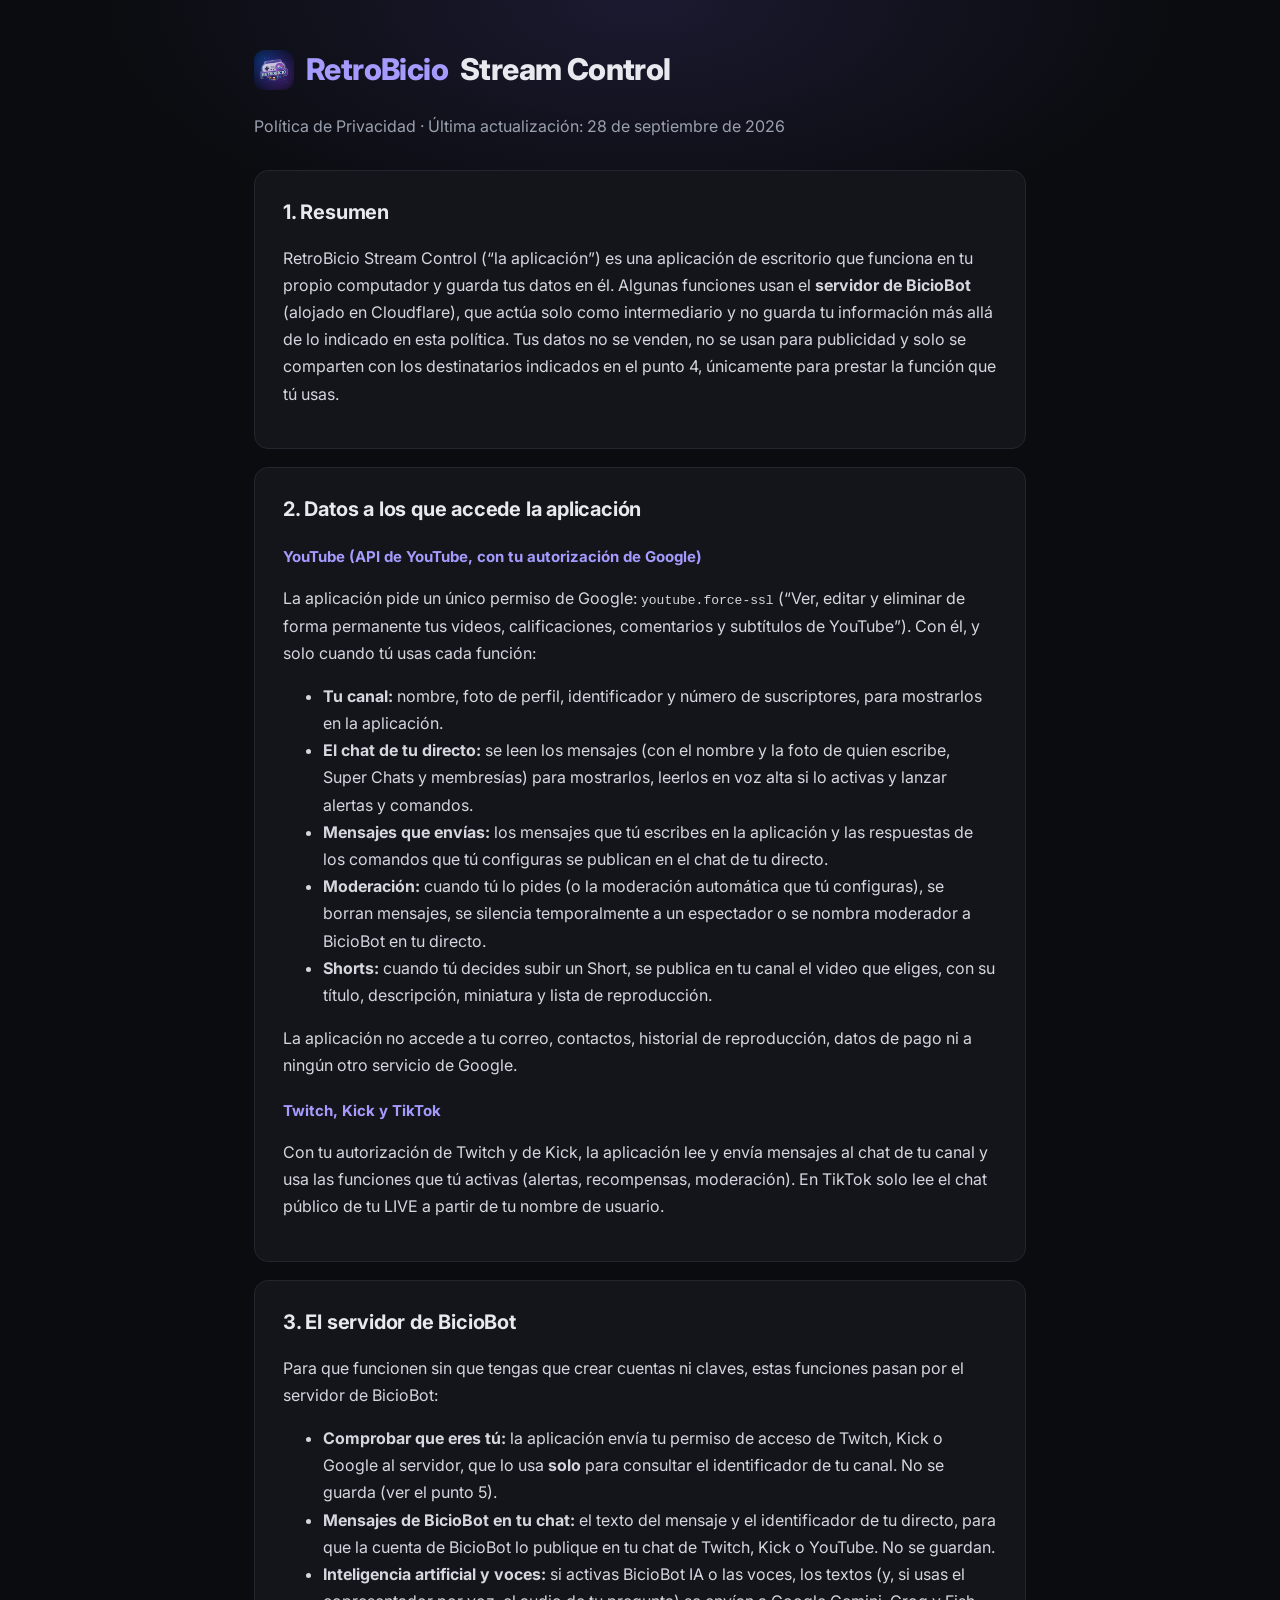
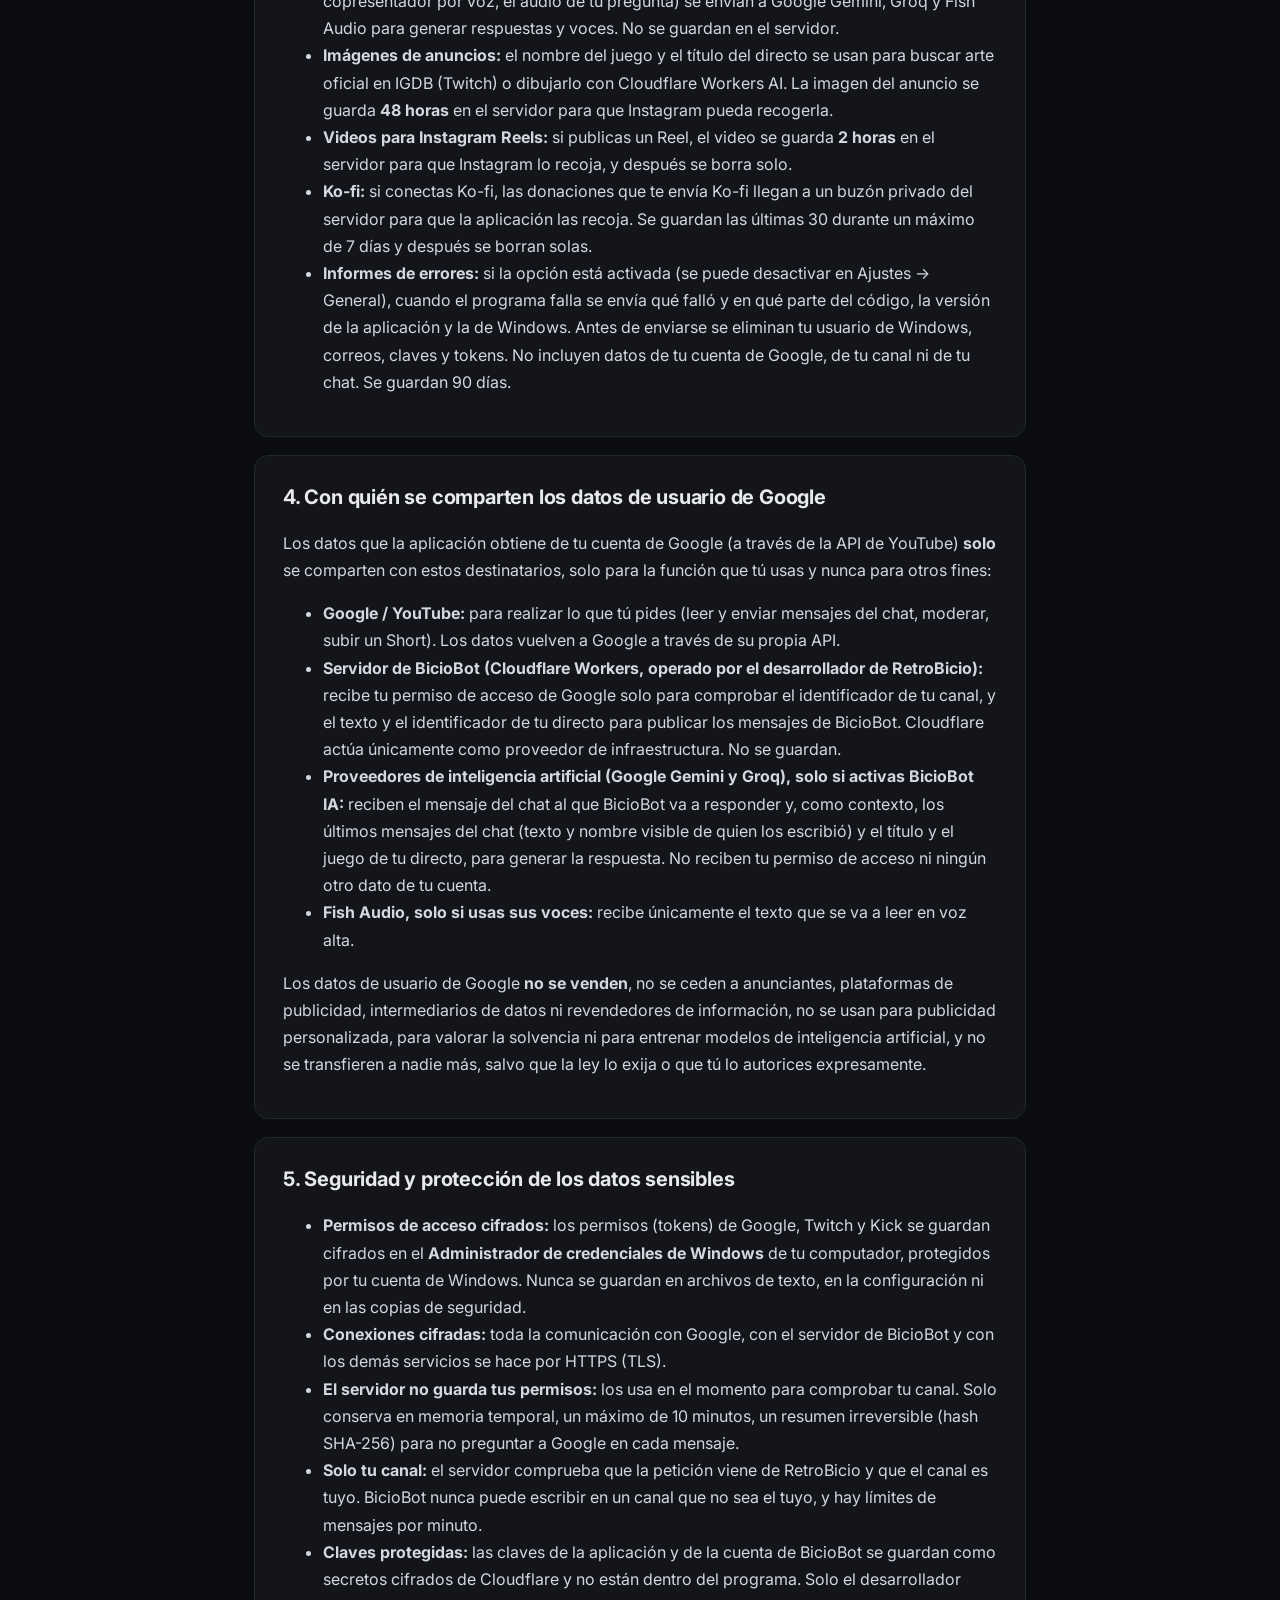
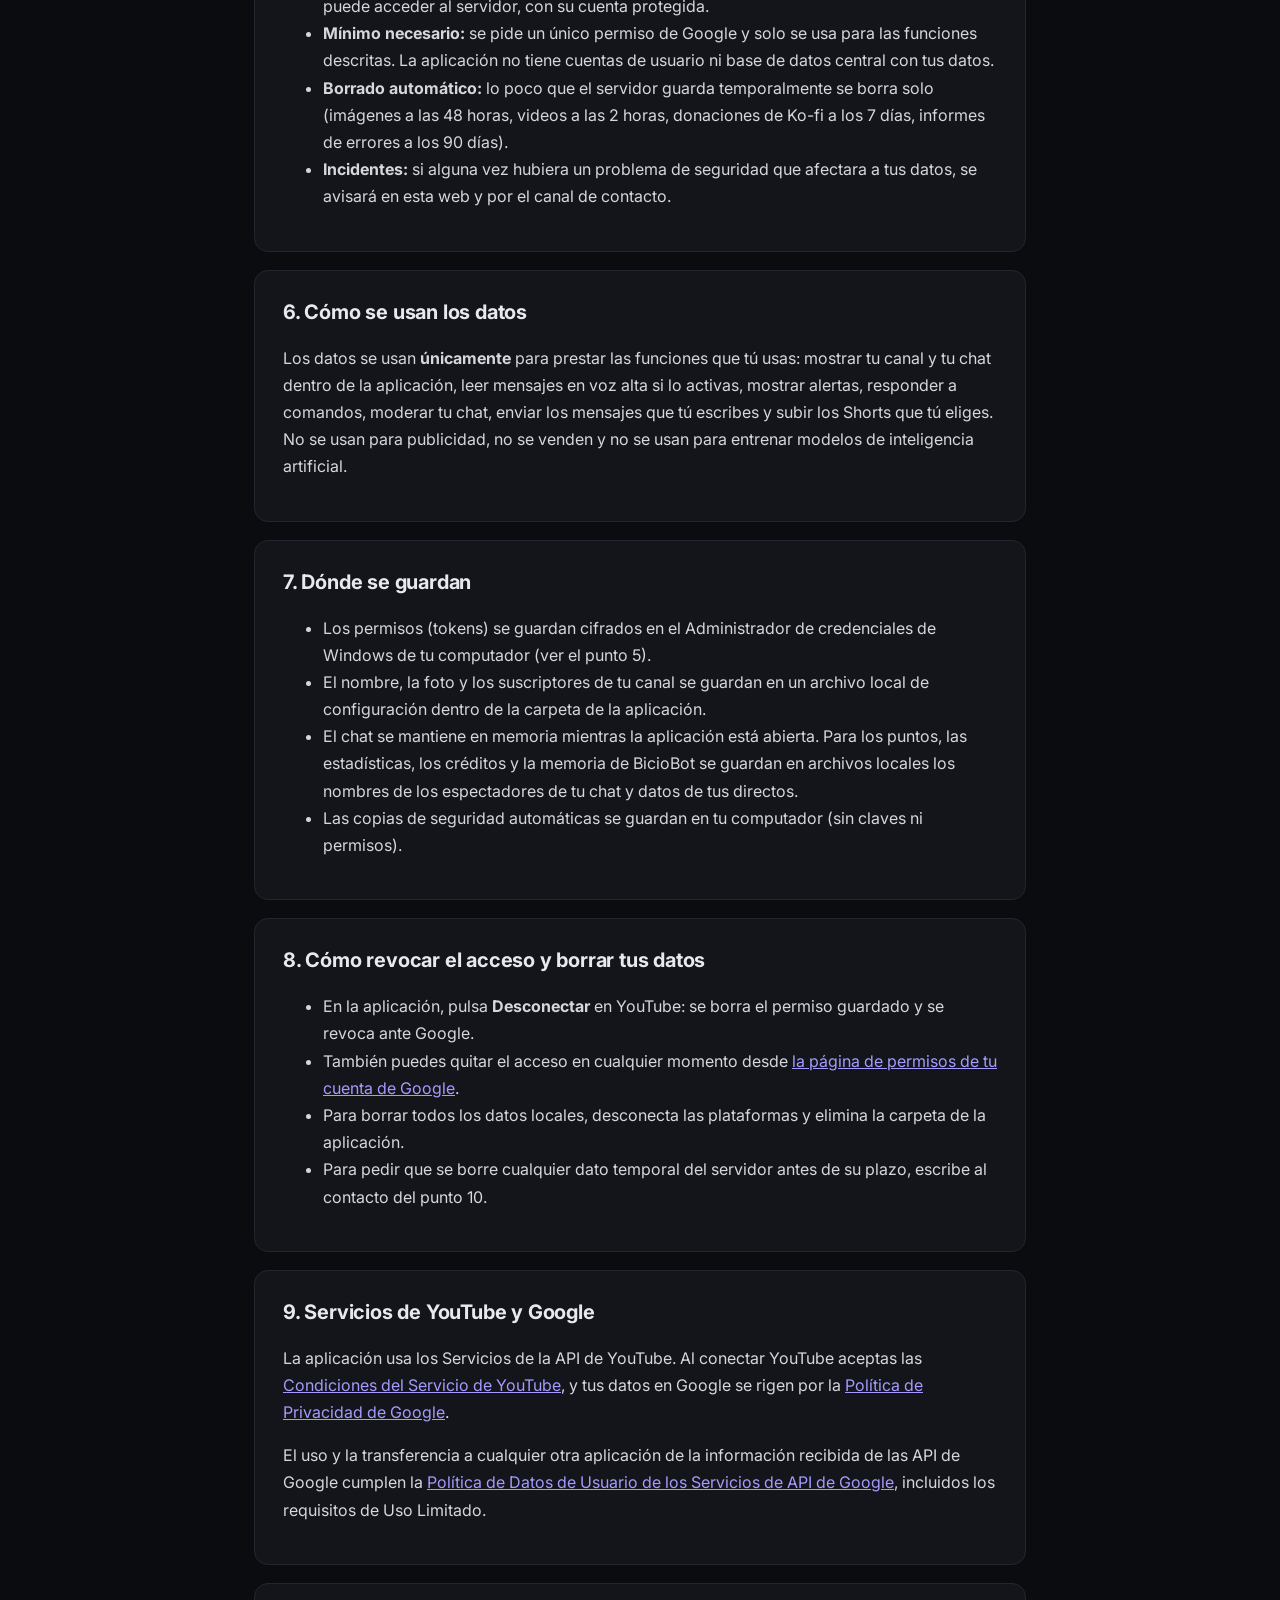
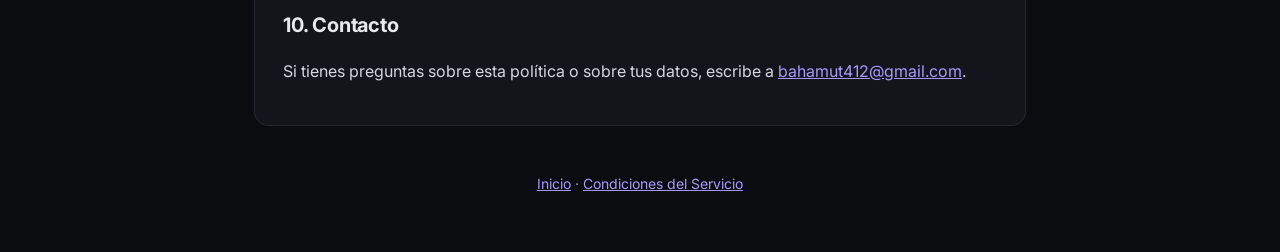
<file: privacidad.html>
<!doctype html>
<html lang="es">
<head>
<meta charset="utf-8">
<meta name="viewport" content="width=device-width, initial-scale=1">
<title>Política de Privacidad · RetroBicio Stream Control</title>
<link rel="stylesheet" href="estilo.css">
<link rel="icon" href="img/favicon.png">
</head>
<body>
<header>
  <h1><a href="index.html"><span class="accent">RetroBicio</span> Stream Control</a></h1>
  <p class="tagline">Política de Privacidad · Última actualización: 28 de septiembre de 2026</p>
</header>
<main>
  <section class="card">
    <h2>1. Resumen</h2>
    <p>RetroBicio Stream Control (“la aplicación”) es una aplicación de escritorio que funciona en tu propio computador y guarda tus datos en él. Algunas funciones usan el <b>servidor de BicioBot</b> (alojado en Cloudflare), que actúa solo como intermediario y no guarda tu información más allá de lo indicado en esta política. Tus datos no se venden, no se usan para publicidad y solo se comparten con los destinatarios indicados en el punto 4, únicamente para prestar la función que tú usas.</p>
  </section>

  <section class="card">
    <h2>2. Datos a los que accede la aplicación</h2>
    <h3>YouTube (API de YouTube, con tu autorización de Google)</h3>
    <p>La aplicación pide un único permiso de Google: <code>youtube.force-ssl</code> (“Ver, editar y eliminar de forma permanente tus videos, calificaciones, comentarios y subtítulos de YouTube”). Con él, y solo cuando tú usas cada función:</p>
    <ul>
      <li><b>Tu canal:</b> nombre, foto de perfil, identificador y número de suscriptores, para mostrarlos en la aplicación.</li>
      <li><b>El chat de tu directo:</b> se leen los mensajes (con el nombre y la foto de quien escribe, Super Chats y membresías) para mostrarlos, leerlos en voz alta si lo activas y lanzar alertas y comandos.</li>
      <li><b>Mensajes que envías:</b> los mensajes que tú escribes en la aplicación y las respuestas de los comandos que tú configuras se publican en el chat de tu directo.</li>
      <li><b>Moderación:</b> cuando tú lo pides (o la moderación automática que tú configuras), se borran mensajes, se silencia temporalmente a un espectador o se nombra moderador a BicioBot en tu directo.</li>
      <li><b>Shorts:</b> cuando tú decides subir un Short, se publica en tu canal el video que eliges, con su título, descripción, miniatura y lista de reproducción.</li>
    </ul>
    <p>La aplicación no accede a tu correo, contactos, historial de reproducción, datos de pago ni a ningún otro servicio de Google.</p>
    <h3>Twitch, Kick y TikTok</h3>
    <p>Con tu autorización de Twitch y de Kick, la aplicación lee y envía mensajes al chat de tu canal y usa las funciones que tú activas (alertas, recompensas, moderación). En TikTok solo lee el chat público de tu LIVE a partir de tu nombre de usuario.</p>
  </section>

  <section class="card">
    <h2>3. El servidor de BicioBot</h2>
    <p>Para que funcionen sin que tengas que crear cuentas ni claves, estas funciones pasan por el servidor de BicioBot:</p>
    <ul>
      <li><b>Comprobar que eres tú:</b> la aplicación envía tu permiso de acceso de Twitch, Kick o Google al servidor, que lo usa <b>solo</b> para consultar el identificador de tu canal. No se guarda (ver el punto 5).</li>
      <li><b>Mensajes de BicioBot en tu chat:</b> el texto del mensaje y el identificador de tu directo, para que la cuenta de BicioBot lo publique en tu chat de Twitch, Kick o YouTube. No se guardan.</li>
      <li><b>Inteligencia artificial y voces:</b> si activas BicioBot IA o las voces, los textos (y, si usas el copresentador por voz, el audio de tu pregunta) se envían a Google Gemini, Groq y Fish Audio para generar respuestas y voces. No se guardan en el servidor.</li>
      <li><b>Imágenes de anuncios:</b> el nombre del juego y el título del directo se usan para buscar arte oficial en IGDB (Twitch) o dibujarlo con Cloudflare Workers AI. La imagen del anuncio se guarda <b>48 horas</b> en el servidor para que Instagram pueda recogerla.</li>
      <li><b>Videos para Instagram Reels:</b> si publicas un Reel, el video se guarda <b>2 horas</b> en el servidor para que Instagram lo recoja, y después se borra solo.</li>
      <li><b>Ko-fi:</b> si conectas Ko-fi, las donaciones que te envía Ko-fi llegan a un buzón privado del servidor para que la aplicación las recoja. Se guardan las últimas 30 durante un máximo de 7 días y después se borran solas.</li>
      <li><b>Informes de errores:</b> si la opción está activada (se puede desactivar en Ajustes → General), cuando el programa falla se envía qué falló y en qué parte del código, la versión de la aplicación y la de Windows. Antes de enviarse se eliminan tu usuario de Windows, correos, claves y tokens. No incluyen datos de tu cuenta de Google, de tu canal ni de tu chat. Se guardan 90 días.</li>
    </ul>
  </section>

  <section class="card">
    <h2>4. Con quién se comparten los datos de usuario de Google</h2>
    <p>Los datos que la aplicación obtiene de tu cuenta de Google (a través de la API de YouTube) <b>solo</b> se comparten con estos destinatarios, solo para la función que tú usas y nunca para otros fines:</p>
    <ul>
      <li><b>Google / YouTube:</b> para realizar lo que tú pides (leer y enviar mensajes del chat, moderar, subir un Short). Los datos vuelven a Google a través de su propia API.</li>
      <li><b>Servidor de BicioBot (Cloudflare Workers, operado por el desarrollador de RetroBicio):</b> recibe tu permiso de acceso de Google solo para comprobar el identificador de tu canal, y el texto y el identificador de tu directo para publicar los mensajes de BicioBot. Cloudflare actúa únicamente como proveedor de infraestructura. No se guardan.</li>
      <li><b>Proveedores de inteligencia artificial (Google Gemini y Groq), solo si activas BicioBot IA:</b> reciben el mensaje del chat al que BicioBot va a responder y, como contexto, los últimos mensajes del chat (texto y nombre visible de quien los escribió) y el título y el juego de tu directo, para generar la respuesta. No reciben tu permiso de acceso ni ningún otro dato de tu cuenta.</li>
      <li><b>Fish Audio, solo si usas sus voces:</b> recibe únicamente el texto que se va a leer en voz alta.</li>
    </ul>
    <p>Los datos de usuario de Google <b>no se venden</b>, no se ceden a anunciantes, plataformas de publicidad, intermediarios de datos ni revendedores de información, no se usan para publicidad personalizada, para valorar la solvencia ni para entrenar modelos de inteligencia artificial, y no se transfieren a nadie más, salvo que la ley lo exija o que tú lo autorices expresamente.</p>
  </section>

  <section class="card">
    <h2>5. Seguridad y protección de los datos sensibles</h2>
    <ul>
      <li><b>Permisos de acceso cifrados:</b> los permisos (tokens) de Google, Twitch y Kick se guardan cifrados en el <b>Administrador de credenciales de Windows</b> de tu computador, protegidos por tu cuenta de Windows. Nunca se guardan en archivos de texto, en la configuración ni en las copias de seguridad.</li>
      <li><b>Conexiones cifradas:</b> toda la comunicación con Google, con el servidor de BicioBot y con los demás servicios se hace por HTTPS (TLS).</li>
      <li><b>El servidor no guarda tus permisos:</b> los usa en el momento para comprobar tu canal. Solo conserva en memoria temporal, un máximo de 10 minutos, un resumen irreversible (hash SHA-256) para no preguntar a Google en cada mensaje.</li>
      <li><b>Solo tu canal:</b> el servidor comprueba que la petición viene de RetroBicio y que el canal es tuyo. BicioBot nunca puede escribir en un canal que no sea el tuyo, y hay límites de mensajes por minuto.</li>
      <li><b>Claves protegidas:</b> las claves de la aplicación y de la cuenta de BicioBot se guardan como secretos cifrados de Cloudflare y no están dentro del programa. Solo el desarrollador puede acceder al servidor, con su cuenta protegida.</li>
      <li><b>Mínimo necesario:</b> se pide un único permiso de Google y solo se usa para las funciones descritas. La aplicación no tiene cuentas de usuario ni base de datos central con tus datos.</li>
      <li><b>Borrado automático:</b> lo poco que el servidor guarda temporalmente se borra solo (imágenes a las 48 horas, videos a las 2 horas, donaciones de Ko-fi a los 7 días, informes de errores a los 90 días).</li>
      <li><b>Incidentes:</b> si alguna vez hubiera un problema de seguridad que afectara a tus datos, se avisará en esta web y por el canal de contacto.</li>
    </ul>
  </section>

  <section class="card">
    <h2>6. Cómo se usan los datos</h2>
    <p>Los datos se usan <b>únicamente</b> para prestar las funciones que tú usas: mostrar tu canal y tu chat dentro de la aplicación, leer mensajes en voz alta si lo activas, mostrar alertas, responder a comandos, moderar tu chat, enviar los mensajes que tú escribes y subir los Shorts que tú eliges. No se usan para publicidad, no se venden y no se usan para entrenar modelos de inteligencia artificial.</p>
  </section>

  <section class="card">
    <h2>7. Dónde se guardan</h2>
    <ul>
      <li>Los permisos (tokens) se guardan cifrados en el Administrador de credenciales de Windows de tu computador (ver el punto 5).</li>
      <li>El nombre, la foto y los suscriptores de tu canal se guardan en un archivo local de configuración dentro de la carpeta de la aplicación.</li>
      <li>El chat se mantiene en memoria mientras la aplicación está abierta. Para los puntos, las estadísticas, los créditos y la memoria de BicioBot se guardan en archivos locales los nombres de los espectadores de tu chat y datos de tus directos.</li>
      <li>Las copias de seguridad automáticas se guardan en tu computador (sin claves ni permisos).</li>
    </ul>
  </section>

  <section class="card">
    <h2>8. Cómo revocar el acceso y borrar tus datos</h2>
    <ul>
      <li>En la aplicación, pulsa <b>Desconectar</b> en YouTube: se borra el permiso guardado y se revoca ante Google.</li>
      <li>También puedes quitar el acceso en cualquier momento desde <a href="https://myaccount.google.com/permissions">la página de permisos de tu cuenta de Google</a>.</li>
      <li>Para borrar todos los datos locales, desconecta las plataformas y elimina la carpeta de la aplicación.</li>
      <li>Para pedir que se borre cualquier dato temporal del servidor antes de su plazo, escribe al contacto del punto 10.</li>
    </ul>
  </section>

  <section class="card">
    <h2>9. Servicios de YouTube y Google</h2>
    <p>La aplicación usa los Servicios de la API de YouTube. Al conectar YouTube aceptas las <a href="https://www.youtube.com/t/terms">Condiciones del Servicio de YouTube</a>, y tus datos en Google se rigen por la <a href="https://policies.google.com/privacy">Política de Privacidad de Google</a>.</p>
    <p>El uso y la transferencia a cualquier otra aplicación de la información recibida de las API de Google cumplen la <a href="https://developers.google.com/terms/api-services-user-data-policy">Política de Datos de Usuario de los Servicios de API de Google</a>, incluidos los requisitos de Uso Limitado.</p>
  </section>

  <section class="card">
    <h2>10. Contacto</h2>
    <p>Si tienes preguntas sobre esta política o sobre tus datos, escribe a <a href="mailto:bahamut412@gmail.com">bahamut412@gmail.com</a>.</p>
  </section>
</main>
<footer>
  <a href="index.html">Inicio</a> · <a href="terminos.html">Condiciones del Servicio</a>
</footer>
</body>
</html>
</file>
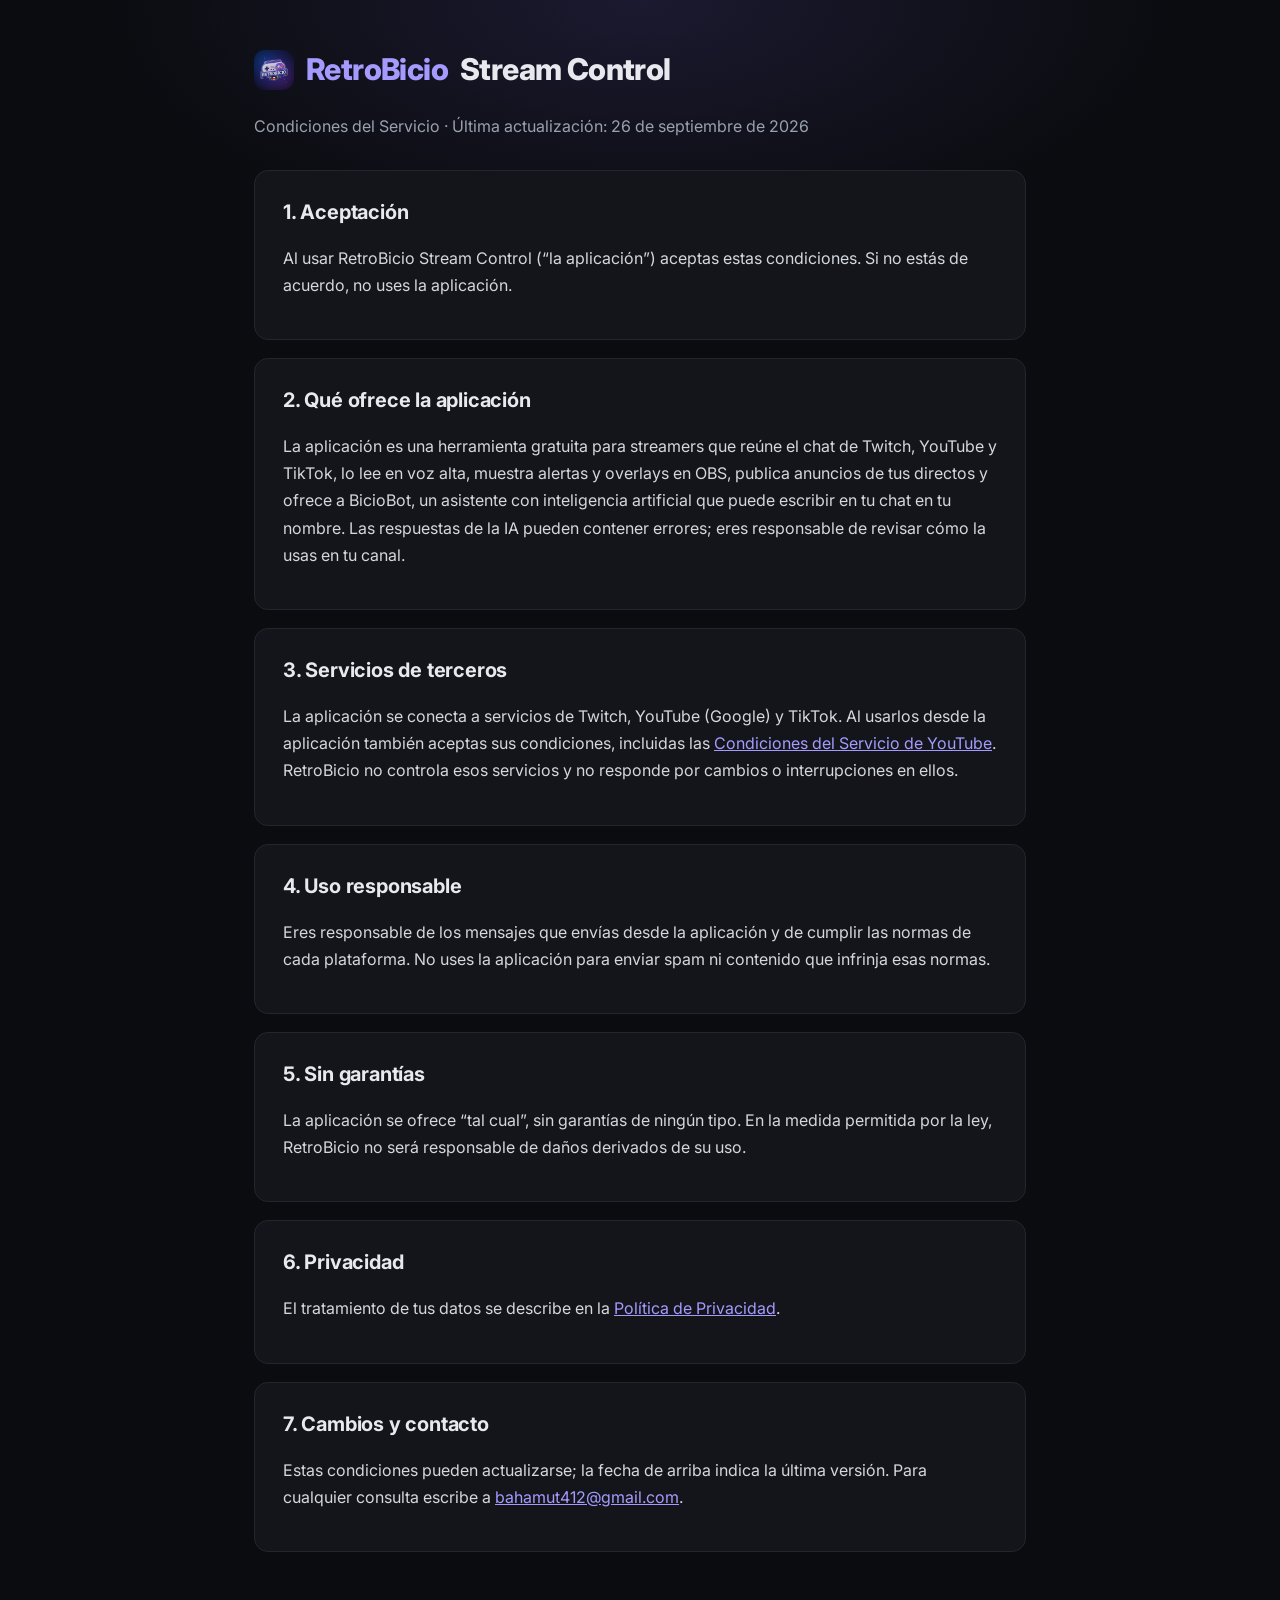
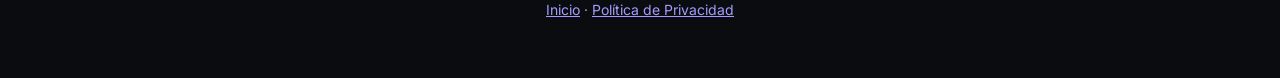
<file: terminos.html>
<!doctype html>
<html lang="es">
<head>
<meta charset="utf-8">
<meta name="viewport" content="width=device-width, initial-scale=1">
<title>Condiciones del Servicio · RetroBicio Stream Control</title>
<link rel="stylesheet" href="estilo.css">
<link rel="icon" href="img/favicon.png">
</head>
<body>
<header>
  <h1><a href="index.html"><span class="accent">RetroBicio</span> Stream Control</a></h1>
  <p class="tagline">Condiciones del Servicio · Última actualización: 26 de septiembre de 2026</p>
</header>
<main>
  <section class="card">
    <h2>1. Aceptación</h2>
    <p>Al usar RetroBicio Stream Control (“la aplicación”) aceptas estas condiciones. Si no estás de acuerdo, no uses la aplicación.</p>
  </section>
  <section class="card">
    <h2>2. Qué ofrece la aplicación</h2>
    <p>La aplicación es una herramienta gratuita para streamers que reúne el chat de Twitch, YouTube y TikTok, lo lee en voz alta, muestra alertas y overlays en OBS, publica anuncios de tus directos y ofrece a BicioBot, un asistente con inteligencia artificial que puede escribir en tu chat en tu nombre. Las respuestas de la IA pueden contener errores; eres responsable de revisar cómo la usas en tu canal.</p>
  </section>
  <section class="card">
    <h2>3. Servicios de terceros</h2>
    <p>La aplicación se conecta a servicios de Twitch, YouTube (Google) y TikTok. Al usarlos desde la aplicación también aceptas sus condiciones, incluidas las <a href="https://www.youtube.com/t/terms">Condiciones del Servicio de YouTube</a>. RetroBicio no controla esos servicios y no responde por cambios o interrupciones en ellos.</p>
  </section>
  <section class="card">
    <h2>4. Uso responsable</h2>
    <p>Eres responsable de los mensajes que envías desde la aplicación y de cumplir las normas de cada plataforma. No uses la aplicación para enviar spam ni contenido que infrinja esas normas.</p>
  </section>
  <section class="card">
    <h2>5. Sin garantías</h2>
    <p>La aplicación se ofrece “tal cual”, sin garantías de ningún tipo. En la medida permitida por la ley, RetroBicio no será responsable de daños derivados de su uso.</p>
  </section>
  <section class="card">
    <h2>6. Privacidad</h2>
    <p>El tratamiento de tus datos se describe en la <a href="privacidad.html">Política de Privacidad</a>.</p>
  </section>
  <section class="card">
    <h2>7. Cambios y contacto</h2>
    <p>Estas condiciones pueden actualizarse; la fecha de arriba indica la última versión. Para cualquier consulta escribe a <a href="mailto:bahamut412@gmail.com">bahamut412@gmail.com</a>.</p>
  </section>
</main>
<footer>
  <a href="index.html">Inicio</a> · <a href="privacidad.html">Política de Privacidad</a>
</footer>
</body>
</html>
</file>
<file: estilo.css>
@import url("https://fonts.googleapis.com/css2?family=Inter:wght@400;500;600;700;800&display=swap");
:root { --bg:#0b0c10; --card:#13151b; --border:#22262f; --text:#e7e9ee; --muted:#9aa1ae; --accent:#a59bff; --link:#a59bff; }
* { box-sizing:border-box; }
body { margin:0; color:var(--text); font-family:"Inter","Segoe UI",system-ui,-apple-system,Roboto,Arial,sans-serif; line-height:1.7; -webkit-font-smoothing:antialiased;
       background:radial-gradient(60% 40% at 50% 0%, rgba(124,108,242,.14), transparent 70%), var(--bg); background-attachment:fixed; }
header, main, footer { max-width:820px; margin:0 auto; padding:0 24px; }
header { padding-top:44px; padding-bottom:12px; }
h1 { font-size:30px; margin:0; font-weight:800; letter-spacing:-.02em; }
h1 a { color:inherit; text-decoration:none; display:inline-flex; align-items:center; gap:12px; }
h1 a::before { content:""; width:40px; height:40px; border-radius:10px; background:url("img/logo.webp") center/cover; }
.accent { color:var(--accent); font-weight:800; }
.tagline { color:var(--muted); margin:8px 0 0; }
.card { background:var(--card); border:1px solid var(--border); border-radius:14px; padding:24px 28px; margin:18px 0; }
h2 { font-size:20px; margin:0 0 10px; letter-spacing:-.01em; }
h3 { font-size:15px; margin:18px 0 4px; color:var(--accent); }
p, li { color:#d4d7de; }
a { color:var(--link); }
footer { color:var(--muted); text-align:center; padding:28px 24px 56px; font-size:14px; }
</file>
